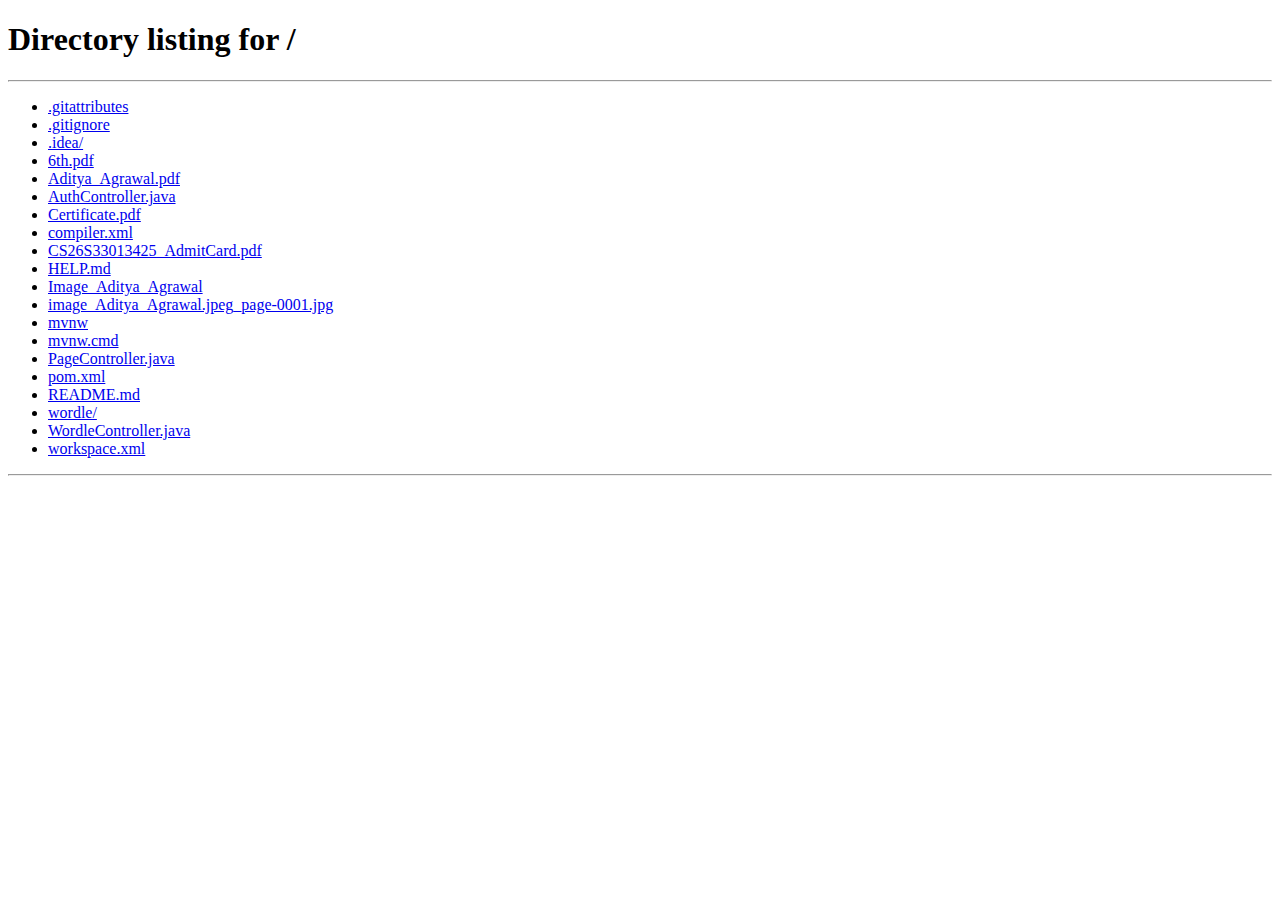
<file: wordle/src/main/resources/static/index.html>
<!DOCTYPE html>
<html>
<head>

    <title>Wordle</title>
    <meta name="viewport" content="width=device-width, initial-scale=1">
    <link rel="stylesheet" href="style.css">
    <style>
        /* Hint Banner */
.hint-banner {
    background: linear-gradient(135deg, #667eea 0%, #764ba2 100%);
    color: white;
    padding: 12px 20px;
    font-size: 14px;
    line-height: 1.5;
    text-align: center;
    box-shadow: 0 -3px 10px rgba(0,0,0,0.2);
    font-weight: 500;
    display: none;
    position: fixed;
    bottom: 0;
    left: 0;
    right: 0;
    z-index: 500;
}

.hint-banner.visible {
    display: block;
}

@media (max-width: 600px) {
    .hint-banner {
        padding: 10px 16px;
        font-size: 13px;
    }
}
        /* Reset default margin */
        body h1:not(.header-center h1) {
            display: none; /* Hide only the duplicate h1 outside header */
        }

        /* Header Styles */
        /* =========================
   RESPONSIVE HEADER FIX
========================= */

.game-header {
    display: flex;
    align-items: center;
    justify-content: space-between;
    padding: 10px 12px;
    border-bottom: 1px solid #d3d6da;
    background: white;
    position: sticky;
    top: 0;
    z-index: 1000;
    width: 100%;
}

.header-left,
.header-right {
    display: flex;
    align-items: center;
    gap: 6px;
}

.header-center {
    display: flex;
    align-items: center;
    justify-content: center;
    flex: 1;
}

.header-center h1 {
    display: none;
}

/* Logo sizing */
.wordle-logo {
    display: flex;
    gap: 3px;
}

.logo-tile {
    width: 30px;
    height: 30px;
    font-size: 14px;
}

/* Desktop */
@media (min-width: 600px) {

    .game-header {
        padding: 12px 20px;
    }

    .logo-tile {
        width: 40px;
        height: 40px;
        font-size: 20px;
    }

    .header-left,
    .header-right {
        gap: 8px;
    }
}
        /* Animated Wordle Logo */
        .wordle-logo {
            display: flex;
            gap: 4px;
        }

        .logo-tile {
            width: 40px;
            height: 40px;
            border: 2px solid #d3d6da;
            display: flex;
            align-items: center;
            justify-content: center;
            font-size: 20px;
            font-weight: bold;
            color: white;
            animation: flip 4s infinite ease-in-out;
            transform-style: preserve-3d;
            cursor: pointer;
        }

        /* Pause animation on hover */
        .wordle-logo:hover .logo-tile {
            animation-play-state: paused;
        }

        .logo-tile:nth-child(1) {
            animation-delay: 0s;
            background: #6aaa64;
        }

        .logo-tile:nth-child(2) {
            animation-delay: 0.5s;
            background: #c9b458;
        }

        .logo-tile:nth-child(3) {
            animation-delay: 1s;
            background: #6aaa64;
        }

        .logo-tile:nth-child(4) {
            animation-delay: 1.5s;
            background: #c9b458;
        }

        .logo-tile:nth-child(5) {
            animation-delay: 2s;
            background: #6aaa64;
        }

        .logo-tile:nth-child(6) {
            animation-delay: 2.5s;
            background: #787c7e;
        }

        @keyframes flip {
            0%, 100% {
                transform: rotateX(0deg);
            }
            50% {
                transform: rotateX(180deg);
            }
        }

        /* Lower the Change Mode button */
        #top-controls {
            margin-top: 20px;
        }

        .icon-btn {
            width: 40px;
            height: 40px;
            border: none;
            background: none;
            cursor: pointer;
            display: flex;
            align-items: center;
            justify-content: center;
            border-radius: 4px;
            transition: background 0.2s;
        }

        .icon-btn:hover {
            background: #f0f0f0;
        }

        .icon-btn svg {
            width: 24px;
            height: 24px;
        }

        .icon-btn.hint-btn {
            background: #f9f9f9;
            border: 1px solid #d3d6da;
        }

        .icon-btn.hint-btn:hover {
            background: #e8e8e8;
        }

        /* Menu Modal */
        .menu-modal {
            position: fixed;
            top: 0;
            left: 0;
            width: 100%;
            height: 100%;
            background: rgba(0, 0, 0, 0.5);
            display: none;
            z-index: 2000;
        }

        .menu-modal.active {
            display: block;
        }

        .menu-content {
            position: absolute;
            top: 0;
            left: 0;
            width: 280px;
            height: 100%;
            background: white;
            box-shadow: 2px 0 8px rgba(0, 0, 0, 0.1);
            animation: slideIn 0.3s ease;
        }

        @keyframes slideIn {
            from { transform: translateX(-100%); }
            to { transform: translateX(0); }
        }

        .menu-header {
            display: flex;
            justify-content: space-between;
            align-items: center;
            padding: 16px;
            border-bottom: 1px solid #e0e0e0;
        }

        .menu-header h2 {
            margin: 0;
            font-size: 20px;
        }

        .close-btn {
            background: none;
            border: none;
            font-size: 28px;
            cursor: pointer;
            color: #666;
            width: 32px;
            height: 32px;
            display: flex;
            align-items: center;
            justify-content: center;
        }

        .menu-items {
            padding: 8px 0;
        }

        .menu-item {
            display: flex;
            align-items: center;
            padding: 14px 20px;
            cursor: pointer;
            transition: background 0.2s;
            text-decoration: none;
            color: #121212;
        }

        .menu-item:hover {
            background: #f5f5f5;
        }

        .menu-item svg {
            width: 22px;
            height: 22px;
            margin-right: 14px;
        }

        .menu-divider {
            height: 1px;
            background: #e0e0e0;
            margin: 8px 0;
        }

        .user-info-menu {
            padding: 16px 20px;
            background: #f9f9f9;
            border-bottom: 1px solid #e0e0e0;
        }

        .user-info-menu strong {
            color: #6aaa64;
        }

        /* Help Modal */
        .help-modal {
            position: fixed;
            inset: 0;
            background: rgba(0, 0, 0, 0.5);
            display: none;
            align-items: center;
            justify-content: center;
            z-index: 3000;
        }

        .help-modal.active {
            display: flex;
        }

        .help-content {
            background: white;
            padding: 32px;
            border-radius: 8px;
            max-width: 500px;
            max-height: 80vh;
            overflow-y: auto;
            position: relative;
        }

        .help-content h2 {
            margin-top: 0;
        }
    </style>
</head>
<body>

<!-- Header -->
<header class="game-header">
    <div class="header-left">
        <button class="icon-btn" onclick="toggleMenu()" title="Menu">
            <svg viewBox="0 0 24 24" fill="currentColor">
                <path d="M3 18h18v-2H3v2zm0-5h18v-2H3v2zm0-7v2h18V6H3z"/>
            </svg>
        </button>
    </div>


    <div class="header-center">

    </div>

    <div class="header-right">
        <button class="icon-btn hint-btn" onclick="goToHints()" title="Get hints">
            <svg viewBox="0 0 24 24" fill="currentColor">
                <path d="M12 2C6.48 2 2 6.48 2 12s4.48 10 10 10 10-4.48 10-10S17.52 2 12 2zm1 15h-2v-6h2v6zm0-8h-2V7h2v2z"/>
            </svg>
        </button>

        <button class="icon-btn" onclick="showHelp()" title="How to play">
            <svg viewBox="0 0 24 24" fill="currentColor">
                <path d="M11 18h2v-2h-2v2zm1-16C6.48 2 2 6.48 2 12s4.48 10 10 10 10-4.48 10-10S17.52 2 12 2zm0 18c-4.41 0-8-3.59-8-8s3.59-8 8-8 8 3.59 8 8-3.59 8-8 8zm0-14c-2.21 0-4 1.79-4 4h2c0-1.1.9-2 2-2s2 .9 2 2c0 2-3 1.75-3 5h2c0-2.25 3-2.5 3-5 0-2.21-1.79-4-4-4z"/>
            </svg>
        </button>

        <button class="icon-btn" id="statsBtn" onclick="goToStats()" title="Statistics">
            <svg viewBox="0 0 24 24" fill="currentColor">
                <path d="M16,11V3H8v6H2v12h20V11H16z M10,5h4v14h-4V5z M4,11h4v8H4V11z M20,19h-4v-6h4V19z"/>
            </svg>
        </button>

        <button class="icon-btn" onclick="openSettings()" title="Settings">
            <svg viewBox="0 0 24 24" fill="currentColor">
                <path d="M19.14,12.94c0.04-0.3,0.06-0.61,0.06-0.94c0-0.32-0.02-0.64-0.07-0.94l2.03-1.58c0.18-0.14,0.23-0.41,0.12-0.61 l-1.92-3.32c-0.12-0.22-0.37-0.29-0.59-0.22l-2.39,0.96c-0.5-0.38-1.03-0.7-1.62-0.94L14.4,2.81c-0.04-0.24-0.24-0.41-0.48-0.41 h-3.84c-0.24,0-0.43,0.17-0.47,0.41L9.25,5.35C8.66,5.59,8.12,5.92,7.63,6.29L5.24,5.33c-0.22-0.08-0.47,0-0.59,0.22L2.74,8.87 C2.62,9.08,2.66,9.34,2.86,9.48l2.03,1.58C4.84,11.36,4.8,11.69,4.8,12s0.02,0.64,0.07,0.94l-2.03,1.58 c-0.18,0.14-0.23,0.41-0.12,0.61l1.92,3.32c0.12,0.22,0.37,0.29,0.59,0.22l2.39-0.96c0.5,0.38,1.03,0.7,1.62,0.94l0.36,2.54 c0.05,0.24,0.24,0.41,0.48,0.41h3.84c0.24,0,0.44-0.17,0.47-0.41l0.36-2.54c0.59-0.24,1.13-0.56,1.62-0.94l2.39,0.96 c0.22,0.08,0.47,0,0.59-0.22l1.92-3.32c0.12-0.22,0.07-0.47-0.12-0.61L19.14,12.94z M12,15.6c-1.98,0-3.6-1.62-3.6-3.6 s1.62-3.6,3.6-3.6s3.6,1.62,3.6,3.6S13.98,15.6,12,15.6z"/>
            </svg>
        </button>
    </div>
</header>

<!-- Menu Modal -->
<div class="menu-modal" id="menuModal" onclick="closeMenuOnBackdrop(event)">
    <div class="menu-content">
        <div class="menu-header">
            <h2>Menu</h2>
            <button class="close-btn" onclick="toggleMenu()">&times;</button>
        </div>

        <!-- User Info (if logged in) -->
        <div id="userInfoMenu" class="user-info-menu" style="display: none;">
            Logged in as <strong id="menuUsername"></strong>
        </div>

        <div class="menu-items">
            <!-- Login/Register (shown when NOT logged in) -->
            <a href="/login" class="menu-item" id="menuLogin">
                <svg viewBox="0 0 24 24" fill="currentColor">
                    <path d="M11 7L9.6 8.4l2.6 2.6H2v2h10.2l-2.6 2.6L11 17l5-5-5-5zm9 12h-8v2h8c1.1 0 2-.9 2-2V5c0-1.1-.9-2-2-2h-8v2h8v14z"/>
                </svg>
                Login / Register
            </a>

            <!-- Stats (shown when logged in) -->
            <a href="/statistics" class="menu-item" id="menuStats" style="display: none;">
                <svg viewBox="0 0 24 24" fill="currentColor">
                    <path d="M16,11V3H8v6H2v12h20V11H16z M10,5h4v14h-4V5z M4,11h4v8H4V11z M20,19h-4v-6h4V19z"/>
                </svg>
                View Statistics
            </a>

            <div class="menu-divider"></div>

            <a href="/help" class="menu-item">
                <svg viewBox="0 0 24 24" fill="currentColor">
                    <path d="M11 18h2v-2h-2v2zm1-16C6.48 2 2 6.48 2 12s4.48 10 10 10 10-4.48 10-10S17.52 2 12 2zm0 18c-4.41 0-8-3.59-8-8s3.59-8 8-8 8 3.59 8 8-3.59 8-8 8zm0-14c-2.21 0-4 1.79-4 4h2c0-1.1.9-2 2-2s2 .9 2 2c0 2-3 1.75-3 5h2c0-2.25 3-2.5 3-5 0-2.21-1.79-4-4-4z"/>
                </svg>
                How to Play
            </a>

            <a href="/leaderboard" class="menu-item">
                <svg viewBox="0 0 24 24" fill="currentColor">
                    <path d="M16 11V3H8v6H2v12h20V11h-6zm-6-6h4v14h-4V5zM4 11h4v8H4v-8zm16 8h-4v-6h4v6z"/>
                </svg>
                Leaderboard
            </a>

            <div class="menu-divider"></div>

            <!-- Logout (shown when logged in) -->
            <a href="#" class="menu-item" id="menuLogout" style="display: none;" onclick="logout(event)">
                <svg viewBox="0 0 24 24" fill="currentColor">
                    <path d="M17 7l-1.41 1.41L18.17 11H8v2h10.17l-2.58 2.58L17 17l5-5-5-5zM4 5h8V3H4c-1.1 0-2 .9-2 2v14c0 1.1.9 2 2 2h8v-2H4V5z"/>
                </svg>
                Logout
            </a>
        </div>
    </div>
</div>

<!-- Help Modal -->
<div class="help-modal" id="helpModal" onclick="closeHelpOnBackdrop(event)">
    <div class="help-content">
        <button class="close-btn" onclick="closeHelp()" style="position: absolute; top: 8px; right: 8px;">&times;</button>
        <h2>How To Play</h2>
        <p>Guess the Wordle in 6 tries.</p>
        <p>Each guess must be a valid 5-letter word. Hit the enter button to submit.</p>
        <p>After each guess, the color of the tiles will change to show how close your guess was to the word.</p>
        <div style="margin: 20px 0;">
            <p><strong>Examples</strong></p>
            <p style="margin-top: 10px;">
                <span style="display: inline-block; width: 40px; height: 40px; background: #6aaa64; color: white; text-align: center; line-height: 40px; font-weight: bold; margin-right: 4px;">W</span>
                <span>The letter W is in the word and in the correct spot.</span>
            </p>
            <p style="margin-top: 10px;">
                <span style="display: inline-block; width: 40px; height: 40px; background: #c9b458; color: white; text-align: center; line-height: 40px; font-weight: bold; margin-right: 4px;">I</span>
                <span>The letter I is in the word but in the wrong spot.</span>
            </p>
            <p style="margin-top: 10px;">
                <span style="display: inline-block; width: 40px; height: 40px; background: #787c7e; color: white; text-align: center; line-height: 40px; font-weight: bold; margin-right: 4px;">U</span>
                <span>The letter U is not in the word in any spot.</span>
            </p>
        </div>
        <button onclick="closeHelp()" style="padding: 12px 24px; background: #6aaa64; color: white; border: none; border-radius: 4px; cursor: pointer; font-weight: bold;">Got it!</button>
    </div>
</div>

<h1>Wordle</h1>

<!-- TOP CONTROLS -->
<div id="top-controls">
    <button id="change-mode" onclick="openModeModal()">Change Mode</button>
    <div id="timer"></div>
</div>

<!-- MODE SELECTION MODAL -->
<div id="mode-modal">
    <div id="mode-box">
        <h2>Select Game Mode</h2>
        <button onclick="startGame('normal')">Normal</button>
        <button onclick="startGame('time')">60s Time Mode</button>
        <button onclick="startGame('sudden')">Sudden Death</button>
    </div>
</div>

<!-- WIN MODAL -->
<div id="win-modal" style="display:none;">
    <div id="win-box">
        <h2>🎉 Congratulations!</h2>
        <p id="win-text"></p>

        <p class="cta">
            To track your stats and compete with other players,<br>
            <strong>Login / Register yourself</strong>
        </p>

        <div class="win-actions">
            <button onclick="redirectToAuth()">Login / Register</button>
            <button class="secondary" onclick="closeWinModal()">Close</button>
        </div>
    </div>
</div>

<div id="board"></div>
<div id="keyboard"></div>
<div id="toast"></div>
<!-- Hint Banner -->
<div id="hintBanner" class="hint-banner">
    💡 Loading hint...
</div>
<script src="script.js" defer></script>
<script>
    <!-- Hint Banner -->
<div id="hintBanner" class="hint-banner">
    💡 Loading hint...
</div>

<script src="script.js" defer></script>
<script>
    // Load hint when game starts
    async function loadHintForMode(mode) {
        try {
            const response = await fetch(`/api/hint?mode=${mode}`);
            const data = await response.json();
            const banner = document.getElementById('hintBanner');
            if (banner) {
                banner.textContent = data.hint;
                banner.classList.add('visible');
            }
        } catch (error) {
            console.error('Error loading hint:', error);
            const banner = document.getElementById('hintBanner');
            if (banner) {
                banner.textContent = '💡 Guess the 5-letter word!';
                banner.classList.add('visible');
            }
        }
    }

    // Wait for script.js to load, then wrap startGame
    window.addEventListener('DOMContentLoaded', function() {
        // Wait a bit for script.js defer to execute
        setTimeout(function() {
            // Store the original startGame function from script.js
            const originalStartGame = window.startGame;

            // Replace it with our wrapper
            window.startGame = function(mode) {
                // Load the hint first
                loadHintForMode(mode);

                // Then call the original startGame
                if (originalStartGame) {
                    originalStartGame(mode);
                }
            };
        }, 100);
    });

    // Menu functions
    function toggleMenu() {
        const modal = document.getElementById('menuModal');
        modal.classList.toggle('active');
        updateMenuItems();
    }

    function updateMenuItems() {
        const user = localStorage.getItem('user');
        if (user) {
            document.getElementById('userInfoMenu').style.display = 'block';
            document.getElementById('menuUsername').textContent = user;
            document.getElementById('menuLogin').style.display = 'none';
            document.getElementById('menuStats').style.display = 'flex';
            document.getElementById('menuLogout').style.display = 'flex';
        } else {
            document.getElementById('userInfoMenu').style.display = 'none';
            document.getElementById('menuLogin').style.display = 'flex';
            document.getElementById('menuStats').style.display = 'none';
            document.getElementById('menuLogout').style.display = 'none';
        }
    }

    function closeMenuOnBackdrop(event) {
        if (event.target.id === 'menuModal') {
            toggleMenu();
        }
    }

    function showHelp() {
        document.getElementById('helpModal').classList.add('active');
    }

    function closeHelp() {
        document.getElementById('helpModal').classList.remove('active');
    }

    function closeHelpOnBackdrop(event) {
        if (event.target.id === 'helpModal') {
            closeHelp();
        }
    }

    function goToStats() {
        const user = localStorage.getItem('user');
        if (user) {
            window.location.href = '/statistics';
        } else {
            alert('Please login to view statistics!');
            window.location.href = '/login';
        }
    }

    function openSettings() {
        alert('Settings coming soon!');
    }

    function logout(event) {
        event.preventDefault();
        if (confirm('Are you sure you want to logout?')) {
            localStorage.removeItem('user');
            window.location.replace('/');
        }
    }

    function goToHints() {
        if (typeof saveGameState === 'function') {
            saveGameState();
        }
        window.location.href = '/hints';
    }

    document.addEventListener('DOMContentLoaded', function() {
        updateMenuItems();
    });
</script>
</script>

</body>
</html>
</file>
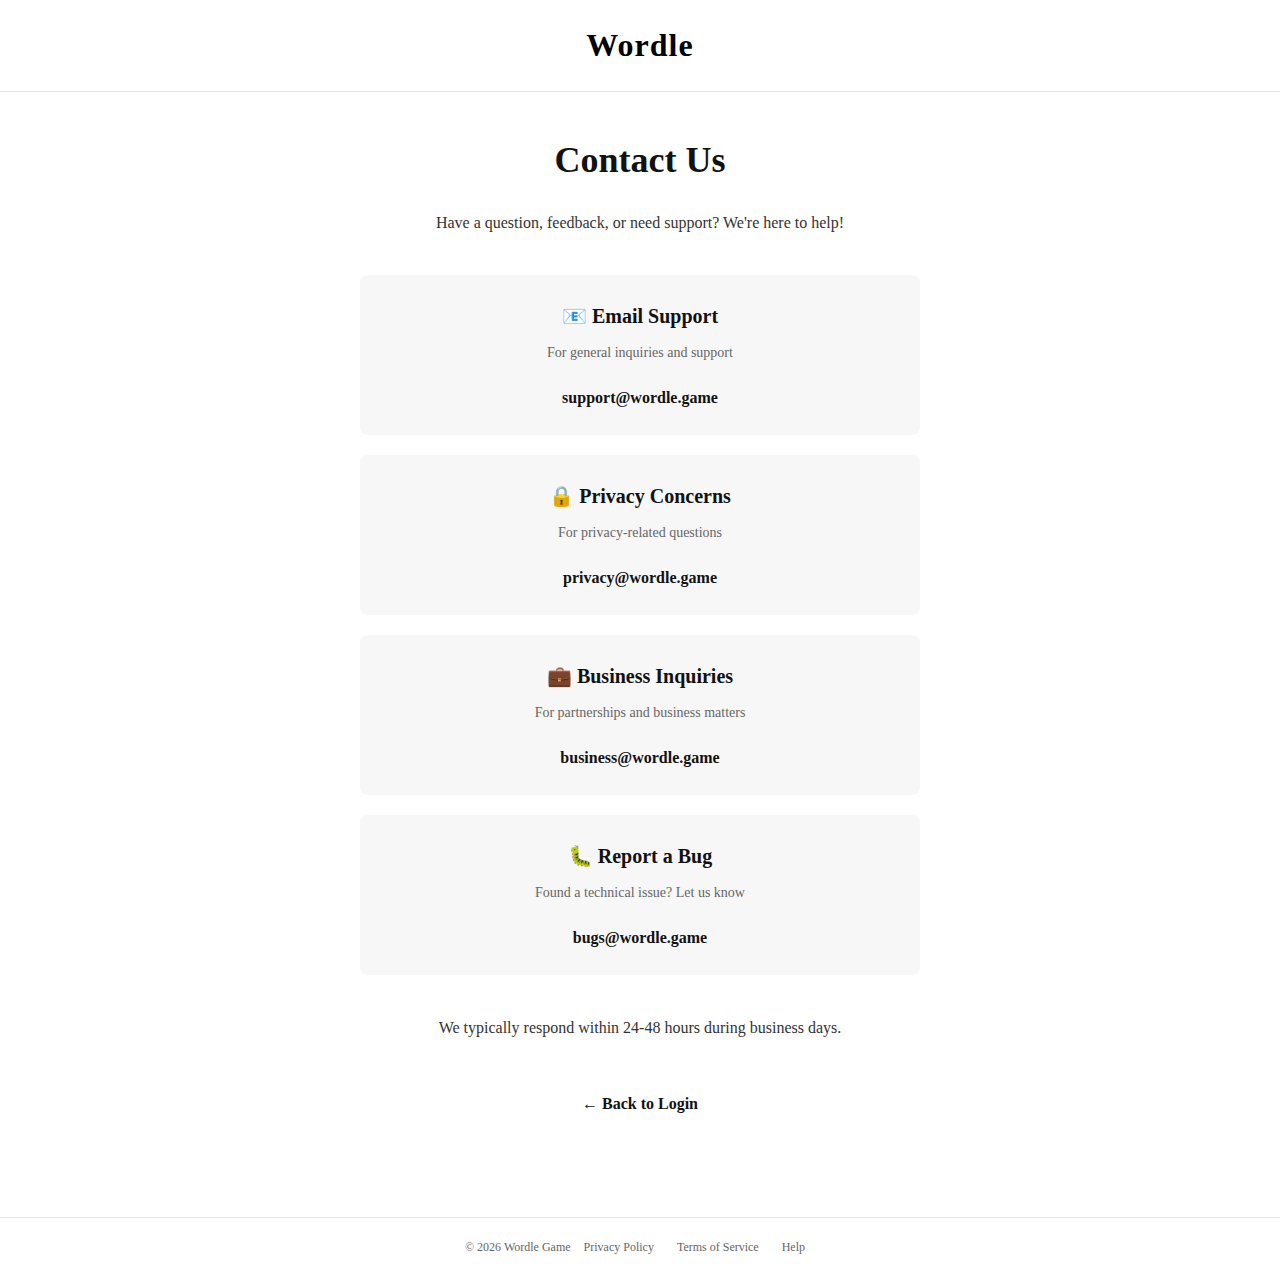
<file: wordle/src/main/resources/static/contact.html>
<!DOCTYPE html>
<html lang="en">
<head>
    <meta charset="UTF-8">
    <meta name="viewport" content="width=device-width, initial-scale=1.0">
    <title>Contact Us | Wordle</title>
    <style>
        * {
            margin: 0;
            padding: 0;
            box-sizing: border-box;
        }

        body {
            font-family: 'Georgia', serif;
            background: #fff;
            line-height: 1.6;
        }

        .header {
            text-align: center;
            padding: 20px 0;
            border-bottom: 1px solid #e5e5e5;
        }

        .logo {
            font-family: 'Old English Text MT', 'Times New Roman', serif;
            font-size: 32px;
            font-weight: bold;
            letter-spacing: 1px;
            color: #000;
            text-decoration: none;
        }

        .container {
            max-width: 600px;
            margin: 0 auto;
            padding: 40px 20px;
        }

        h1 {
            font-size: 36px;
            margin-bottom: 20px;
            color: #121212;
            text-align: center;
        }

        p {
            margin-bottom: 20px;
            color: #333;
            text-align: center;
        }

        .contact-options {
            margin-top: 40px;
        }

        .contact-card {
            background: #f7f7f7;
            padding: 25px;
            border-radius: 8px;
            margin-bottom: 20px;
            text-align: center;
        }

        .contact-card h2 {
            font-size: 20px;
            margin-bottom: 10px;
            color: #121212;
        }

        .contact-card p {
            color: #666;
            font-size: 14px;
        }

        .contact-card a {
            color: #121212;
            font-weight: 600;
            text-decoration: none;
        }

        .contact-card a:hover {
            text-decoration: underline;
        }

        .back-link {
            display: inline-block;
            margin-top: 30px;
            color: #121212;
            text-decoration: none;
            font-weight: 600;
        }

        .back-link:hover {
            text-decoration: underline;
        }

        .footer {
            text-align: center;
            padding: 20px;
            font-size: 12px;
            color: #666;
            border-top: 1px solid #e5e5e5;
            margin-top: 60px;
        }

        .footer a {
            color: #666;
            margin: 0 10px;
            text-decoration: none;
        }

        .footer a:hover {
            text-decoration: underline;
        }
    </style>
</head>
<body>

<div class="header">
    <a href="/" class="logo">Wordle</a>
</div>

<div class="container">
    <h1>Contact Us</h1>
    <p>Have a question, feedback, or need support? We're here to help!</p>

    <div class="contact-options">
        <div class="contact-card">
            <h2>📧 Email Support</h2>
            <p>For general inquiries and support</p>
            <a href="mailto:support@wordle.game">support@wordle.game</a>
        </div>

        <div class="contact-card">
            <h2>🔒 Privacy Concerns</h2>
            <p>For privacy-related questions</p>
            <a href="mailto:privacy@wordle.game">privacy@wordle.game</a>
        </div>

        <div class="contact-card">
            <h2>💼 Business Inquiries</h2>
            <p>For partnerships and business matters</p>
            <a href="mailto:business@wordle.game">business@wordle.game</a>
        </div>

        <div class="contact-card">
            <h2>🐛 Report a Bug</h2>
            <p>Found a technical issue? Let us know</p>
            <a href="mailto:bugs@wordle.game">bugs@wordle.game</a>
        </div>
    </div>

    <p style="margin-top: 40px;">We typically respond within 24-48 hours during business days.</p>

    <div style="text-align: center;">
        <a href="#" class="back-link" id="backLink">← Back</a>
    </div>
</div>

<div class="footer">
    © 2026 Wordle Game
    <a href="/privacy-policy">Privacy Policy</a>
    <a href="/terms-of-service">Terms of Service</a>
    <a href="/help">Help</a>
</div>

<script>
    // Set back link based on login status
    const user = localStorage.getItem('user');
    const backLink = document.getElementById('backLink');

    if (user) {
        backLink.href = '/game';
        backLink.textContent = '← Back to Game';
    } else {
        backLink.href = '/login';
        backLink.textContent = '← Back to Login';
    }
</script>

</body>
</html>
</file>
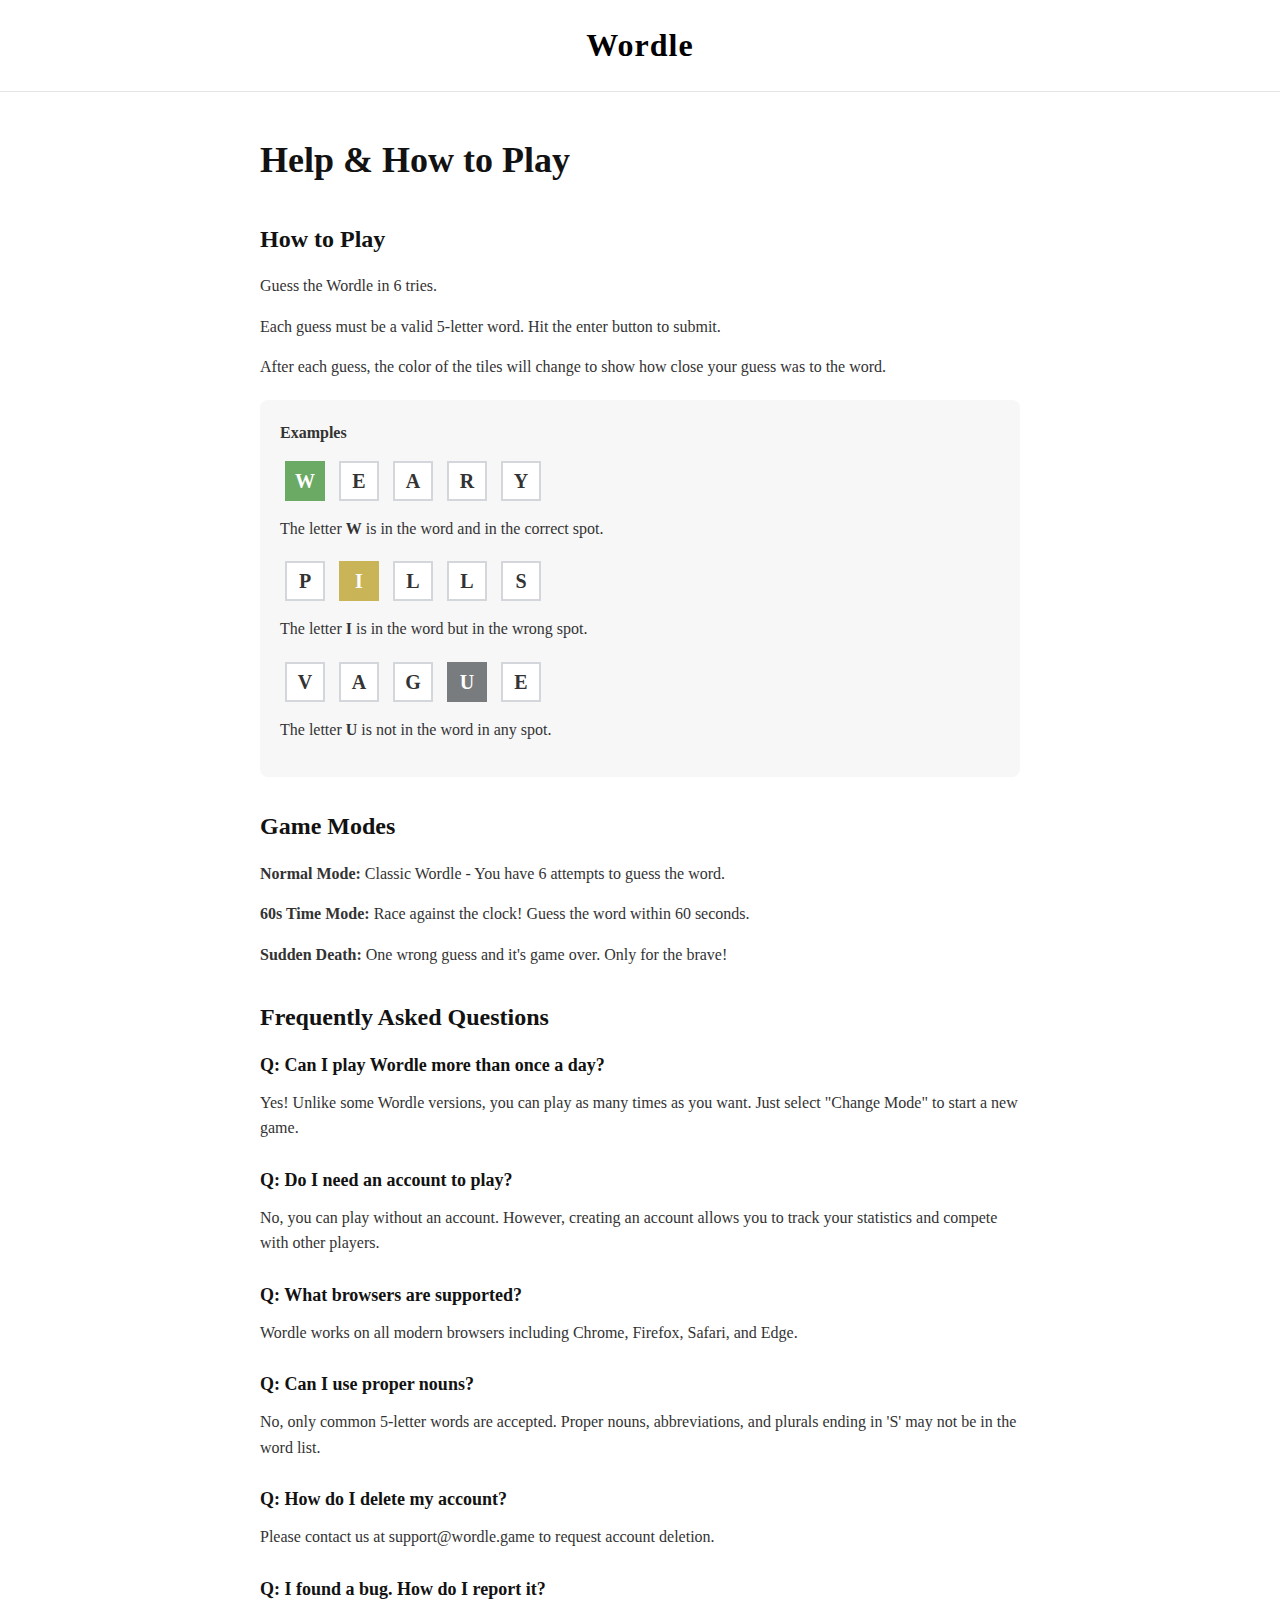
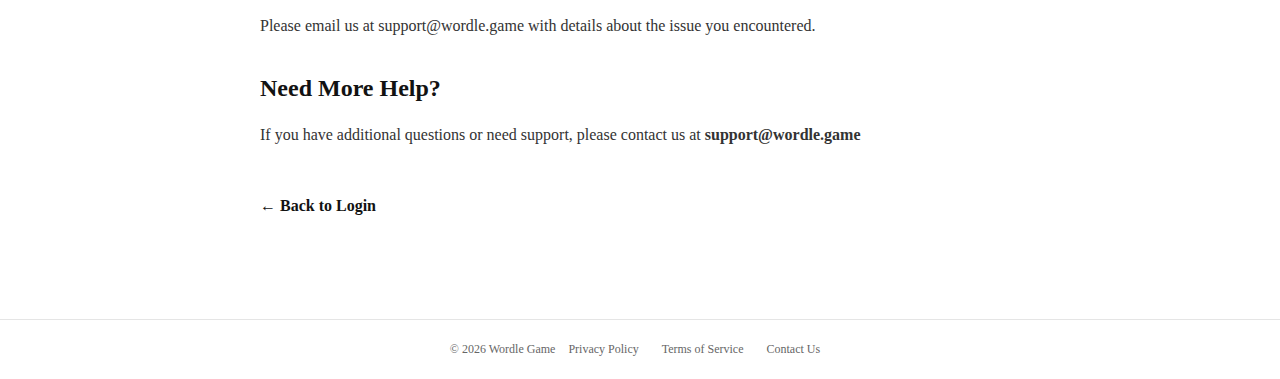
<file: wordle/src/main/resources/static/help.html>
<!DOCTYPE html>
<html lang="en">
<head>
    <meta charset="UTF-8">
    <meta name="viewport" content="width=device-width, initial-scale=1.0">
    <title>Help | Wordle</title>
    <style>
        * {
            margin: 0;
            padding: 0;
            box-sizing: border-box;
        }

        body {
            font-family: 'Georgia', serif;
            background: #fff;
            line-height: 1.6;
        }

        .header {
            text-align: center;
            padding: 20px 0;
            border-bottom: 1px solid #e5e5e5;
        }

        .logo {
            font-family: 'Old English Text MT', 'Times New Roman', serif;
            font-size: 32px;
            font-weight: bold;
            letter-spacing: 1px;
            color: #000;
            text-decoration: none;
        }

        .container {
            max-width: 800px;
            margin: 0 auto;
            padding: 40px 20px;
        }

        h1 {
            font-size: 36px;
            margin-bottom: 30px;
            color: #121212;
        }

        h2 {
            font-size: 24px;
            margin-top: 30px;
            margin-bottom: 15px;
            color: #121212;
        }

        p {
            margin-bottom: 15px;
            color: #333;
        }

        .example {
            background: #f7f7f7;
            padding: 20px;
            border-radius: 8px;
            margin: 20px 0;
        }

        .tile-example {
            display: inline-block;
            width: 40px;
            height: 40px;
            margin: 0 5px;
            border: 2px solid #d3d6da;
            font-size: 20px;
            font-weight: bold;
            display: inline-flex;
            align-items: center;
            justify-content: center;
            background: white;
        }

        .green { background: #6aaa64; color: white; border-color: #6aaa64; }
        .yellow { background: #c9b458; color: white; border-color: #c9b458; }
        .gray { background: #787c7e; color: white; border-color: #787c7e; }

        .faq {
            margin-top: 30px;
        }

        .faq-item {
            margin-bottom: 25px;
        }

        .faq-question {
            font-weight: bold;
            font-size: 18px;
            color: #121212;
            margin-bottom: 10px;
        }

        .back-link {
            display: inline-block;
            margin-top: 30px;
            color: #121212;
            text-decoration: none;
            font-weight: 600;
        }

        .back-link:hover {
            text-decoration: underline;
        }

        .footer {
            text-align: center;
            padding: 20px;
            font-size: 12px;
            color: #666;
            border-top: 1px solid #e5e5e5;
            margin-top: 60px;
        }

        .footer a {
            color: #666;
            margin: 0 10px;
            text-decoration: none;
        }

        .footer a:hover {
            text-decoration: underline;
        }
    </style>
</head>
<body>

<div class="header">
    <a href="/" class="logo">Wordle</a>
</div>

<div class="container">
    <h1>Help & How to Play</h1>

    <h2>How to Play</h2>
    <p>Guess the Wordle in 6 tries.</p>
    <p>Each guess must be a valid 5-letter word. Hit the enter button to submit.</p>
    <p>After each guess, the color of the tiles will change to show how close your guess was to the word.</p>

    <div class="example">
        <p><strong>Examples</strong></p>
        <p style="margin-top: 15px;">
            <span class="tile-example green">W</span>
            <span class="tile-example">E</span>
            <span class="tile-example">A</span>
            <span class="tile-example">R</span>
            <span class="tile-example">Y</span>
        </p>
        <p>The letter <strong>W</strong> is in the word and in the correct spot.</p>

        <p style="margin-top: 20px;">
            <span class="tile-example">P</span>
            <span class="tile-example yellow">I</span>
            <span class="tile-example">L</span>
            <span class="tile-example">L</span>
            <span class="tile-example">S</span>
        </p>
        <p>The letter <strong>I</strong> is in the word but in the wrong spot.</p>

        <p style="margin-top: 20px;">
            <span class="tile-example">V</span>
            <span class="tile-example">A</span>
            <span class="tile-example">G</span>
            <span class="tile-example gray">U</span>
            <span class="tile-example">E</span>
        </p>
        <p>The letter <strong>U</strong> is not in the word in any spot.</p>
    </div>

    <h2>Game Modes</h2>
    <p><strong>Normal Mode:</strong> Classic Wordle - You have 6 attempts to guess the word.</p>
    <p><strong>60s Time Mode:</strong> Race against the clock! Guess the word within 60 seconds.</p>
    <p><strong>Sudden Death:</strong> One wrong guess and it's game over. Only for the brave!</p>

    <div class="faq">
        <h2>Frequently Asked Questions</h2>

        <div class="faq-item">
            <div class="faq-question">Q: Can I play Wordle more than once a day?</div>
            <p>Yes! Unlike some Wordle versions, you can play as many times as you want. Just select "Change Mode" to start a new game.</p>
        </div>

        <div class="faq-item">
            <div class="faq-question">Q: Do I need an account to play?</div>
            <p>No, you can play without an account. However, creating an account allows you to track your statistics and compete with other players.</p>
        </div>

        <div class="faq-item">
            <div class="faq-question">Q: What browsers are supported?</div>
            <p>Wordle works on all modern browsers including Chrome, Firefox, Safari, and Edge.</p>
        </div>

        <div class="faq-item">
            <div class="faq-question">Q: Can I use proper nouns?</div>
            <p>No, only common 5-letter words are accepted. Proper nouns, abbreviations, and plurals ending in 'S' may not be in the word list.</p>
        </div>

        <div class="faq-item">
            <div class="faq-question">Q: How do I delete my account?</div>
            <p>Please contact us at support@wordle.game to request account deletion.</p>
        </div>

        <div class="faq-item">
            <div class="faq-question">Q: I found a bug. How do I report it?</div>
            <p>Please email us at support@wordle.game with details about the issue you encountered.</p>
        </div>
    </div>

    <h2>Need More Help?</h2>
    <p>If you have additional questions or need support, please contact us at <strong>support@wordle.game</strong></p>

    <a href="#" class="back-link" id="backLink">← Back</a>
</div>

<div class="footer">
    © 2026 Wordle Game
    <a href="/privacy-policy">Privacy Policy</a>
    <a href="/terms-of-service">Terms of Service</a>
    <a href="/contact">Contact Us</a>
</div>

<script>
    // Set back link based on login status
    const user = localStorage.getItem('user');
    const backLink = document.getElementById('backLink');

    if (user) {
        backLink.href = '/game';
        backLink.textContent = '← Back to Game';
    } else {
        backLink.href = '/login';
        backLink.textContent = '← Back to Login';
    }
</script>

</body>
</html>
</file>
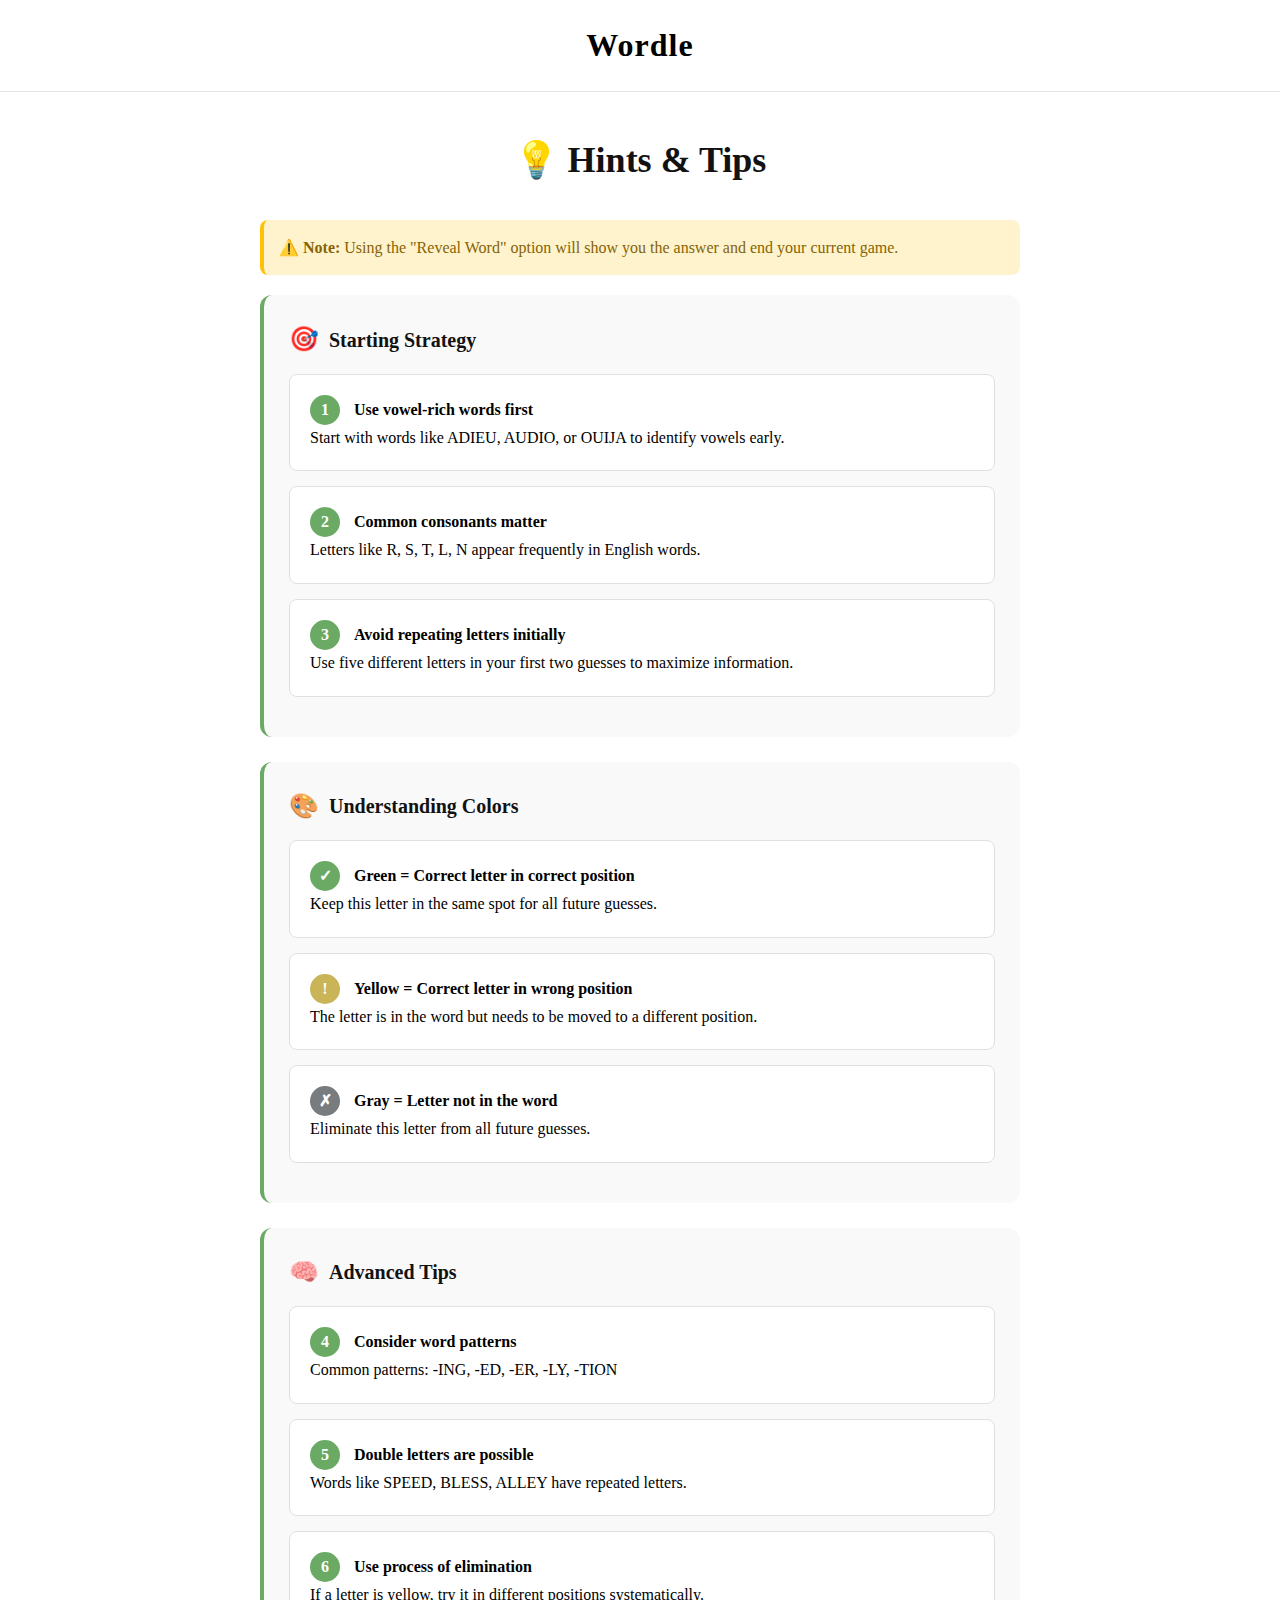
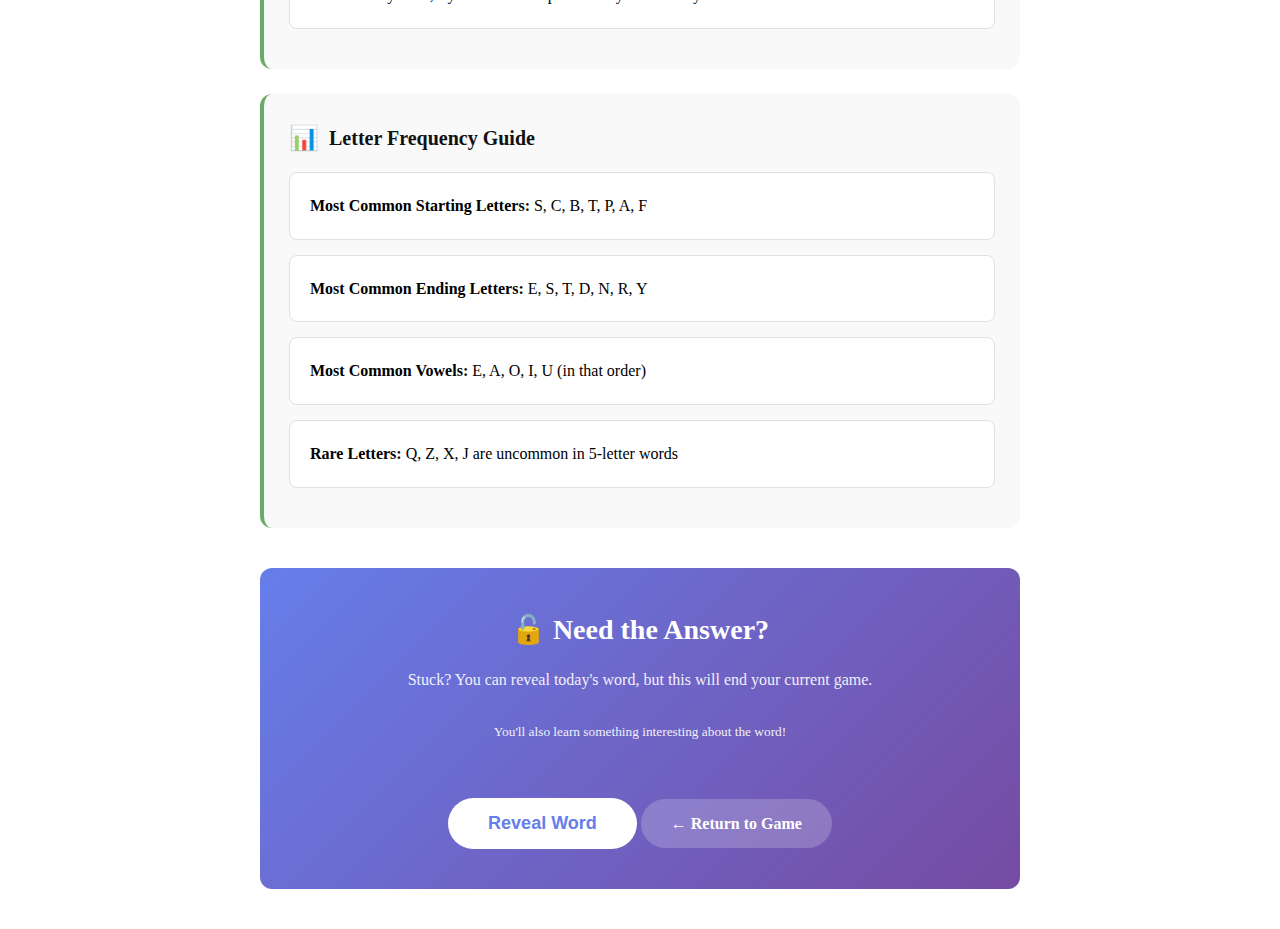
<file: wordle/src/main/resources/static/hints.html>
<!DOCTYPE html>
<html lang="en">
<head>
    <meta charset="UTF-8">
    <meta name="viewport" content="width=device-width, initial-scale=1.0">
    <title>Hints & Tips | Wordle</title>
    <style>
        * {
            margin: 0;
            padding: 0;
            box-sizing: border-box;
        }

        body {
            font-family: 'Georgia', serif;
            background: #fff;
            line-height: 1.6;
        }

        .header {
            text-align: center;
            padding: 20px 0;
            border-bottom: 1px solid #e5e5e5;
        }

        .logo {
            font-family: 'Old English Text MT', 'Times New Roman', serif;
            font-size: 32px;
            font-weight: bold;
            letter-spacing: 1px;
            color: #000;
            text-decoration: none;
        }

        .container {
            max-width: 800px;
            margin: 0 auto;
            padding: 40px 20px;
        }

        h1 {
            font-size: 36px;
            margin-bottom: 30px;
            color: #121212;
            text-align: center;
        }

        .hint-section {
            background: #f9f9f9;
            padding: 25px;
            border-radius: 12px;
            margin-bottom: 25px;
            border-left: 4px solid #6aaa64;
        }

        .hint-section h2 {
            font-size: 20px;
            margin-bottom: 15px;
            color: #121212;
            display: flex;
            align-items: center;
            gap: 10px;
        }

        .hint-icon {
            font-size: 24px;
        }

        .hint-list {
            list-style: none;
            padding-left: 0;
        }

        .hint-list li {
            padding: 10px 0;
            border-bottom: 1px solid #e0e0e0;
            color: #333;
        }

        .hint-list li:last-child {
            border-bottom: none;
        }

        .reveal-section {
            background: linear-gradient(135deg, #667eea 0%, #764ba2 100%);
            padding: 40px;
            border-radius: 12px;
            text-align: center;
            color: white;
            margin-top: 40px;
        }

        .reveal-section h2 {
            font-size: 28px;
            margin-bottom: 15px;
        }

        .reveal-section p {
            margin-bottom: 25px;
            opacity: 0.9;
        }

        .reveal-btn {
            background: white;
            color: #667eea;
            padding: 15px 40px;
            border: none;
            border-radius: 50px;
            font-size: 18px;
            font-weight: bold;
            cursor: pointer;
            transition: transform 0.2s;
        }

        .reveal-btn:hover {
            transform: scale(1.05);
        }

        .revealed-word {
            display: none;
            margin-top: 30px;
            padding: 30px;
            background: white;
            color: #121212;
            border-radius: 12px;
        }

        .revealed-word.show {
            display: block;
        }

        .word-display {
            font-size: 48px;
            font-weight: bold;
            letter-spacing: 8px;
            color: #6aaa64;
            margin-bottom: 20px;
        }

        .word-info h3 {
            font-size: 20px;
            margin-bottom: 10px;
            color: #667eea;
        }

        .word-info p {
            color: #333;
            margin-bottom: 15px;
            text-align: left;
        }

        .back-link {
            display: inline-block;
            margin-top: 30px;
            color: white;
            text-decoration: none;
            font-weight: 600;
            padding: 12px 30px;
            background: rgba(255, 255, 255, 0.2);
            border-radius: 50px;
        }

        .back-link:hover {
            background: rgba(255, 255, 255, 0.3);
        }

        .warning {
            background: #fff3cd;
            color: #856404;
            padding: 15px;
            border-radius: 8px;
            margin-bottom: 20px;
            border-left: 4px solid #ffc107;
        }

        .tip-card {
            background: white;
            padding: 20px;
            border-radius: 8px;
            margin-bottom: 15px;
            border: 1px solid #e0e0e0;
            transition: box-shadow 0.3s;
        }

        .tip-card:hover {
            box-shadow: 0 4px 12px rgba(0, 0, 0, 0.1);
        }

        .tip-number {
            display: inline-block;
            width: 30px;
            height: 30px;
            background: #6aaa64;
            color: white;
            border-radius: 50%;
            text-align: center;
            line-height: 30px;
            font-weight: bold;
            margin-right: 10px;
        }
    </style>
</head>
<body>

<div class="header">
    <a href="/game" class="logo">Wordle</a>
</div>

<div class="container">
    <h1>💡 Hints & Tips</h1>

    <div class="warning">
        <strong>⚠️ Note:</strong> Using the "Reveal Word" option will show you the answer and end your current game.
    </div>

    <!-- Strategy Hints -->
    <div class="hint-section">
        <h2><span class="hint-icon">🎯</span> Starting Strategy</h2>
        <div class="hint-list">
            <div class="tip-card">
                <span class="tip-number">1</span>
                <strong>Use vowel-rich words first</strong><br>
                Start with words like ADIEU, AUDIO, or OUIJA to identify vowels early.
            </div>
            <div class="tip-card">
                <span class="tip-number">2</span>
                <strong>Common consonants matter</strong><br>
                Letters like R, S, T, L, N appear frequently in English words.
            </div>
            <div class="tip-card">
                <span class="tip-number">3</span>
                <strong>Avoid repeating letters initially</strong><br>
                Use five different letters in your first two guesses to maximize information.
            </div>
        </div>
    </div>

    <!-- Color Clues -->
    <div class="hint-section">
        <h2><span class="hint-icon">🎨</span> Understanding Colors</h2>
        <div class="hint-list">
            <div class="tip-card">
                <span style="background: #6aaa64;" class="tip-number">✓</span>
                <strong>Green = Correct letter in correct position</strong><br>
                Keep this letter in the same spot for all future guesses.
            </div>
            <div class="tip-card">
                <span style="background: #c9b458;" class="tip-number">!</span>
                <strong>Yellow = Correct letter in wrong position</strong><br>
                The letter is in the word but needs to be moved to a different position.
            </div>
            <div class="tip-card">
                <span style="background: #787c7e;" class="tip-number">✗</span>
                <strong>Gray = Letter not in the word</strong><br>
                Eliminate this letter from all future guesses.
            </div>
        </div>
    </div>

    <!-- Advanced Tips -->
    <div class="hint-section">
        <h2><span class="hint-icon">🧠</span> Advanced Tips</h2>
        <div class="hint-list">
            <div class="tip-card">
                <span class="tip-number">4</span>
                <strong>Consider word patterns</strong><br>
                Common patterns: -ING, -ED, -ER, -LY, -TION
            </div>
            <div class="tip-card">
                <span class="tip-number">5</span>
                <strong>Double letters are possible</strong><br>
                Words like SPEED, BLESS, ALLEY have repeated letters.
            </div>
            <div class="tip-card">
                <span class="tip-number">6</span>
                <strong>Use process of elimination</strong><br>
                If a letter is yellow, try it in different positions systematically.
            </div>
        </div>
    </div>

    <!-- Letter Frequency -->
    <div class="hint-section">
        <h2><span class="hint-icon">📊</span> Letter Frequency Guide</h2>
        <div class="hint-list">
            <div class="tip-card">
                <strong>Most Common Starting Letters:</strong> S, C, B, T, P, A, F
            </div>
            <div class="tip-card">
                <strong>Most Common Ending Letters:</strong> E, S, T, D, N, R, Y
            </div>
            <div class="tip-card">
                <strong>Most Common Vowels:</strong> E, A, O, I, U (in that order)
            </div>
            <div class="tip-card">
                <strong>Rare Letters:</strong> Q, Z, X, J are uncommon in 5-letter words
            </div>
        </div>
    </div>

    <!-- Reveal Word Section -->
    <div class="reveal-section">
        <h2>🔓 Need the Answer?</h2>
        <p>Stuck? You can reveal today's word, but this will end your current game.</p>
        <p><small>You'll also learn something interesting about the word!</small></p>

        <button class="reveal-btn" onclick="revealWord()">Reveal Word</button>

        <div class="revealed-word" id="revealedWord">
            <div class="word-display" id="wordDisplay">LOADING...</div>
            <div class="word-info">
                <h3>📚 Definition</h3>
                <p id="wordDefinition">Fetching definition...</p>

                <h3>💭 Did You Know?</h3>
                <p id="wordTrivia">Loading trivia...</p>

                <h3>📝 Example Usage</h3>
                <p id="wordExample">Loading example...</p>
            </div>
        </div>

        <a href="/game" class="back-link">← Return to Game</a>
    </div>
</div>

<script>
    async function revealWord() {
        const btn = document.querySelector('.reveal-btn');
        btn.disabled = true;
        btn.textContent = 'Revealing...';

        // Priority: active game mode > last played mode > fallback to normal
        const mode = localStorage.getItem('currentGameMode')
                  || localStorage.getItem('lastPlayedMode')
                  || 'normal';

        console.log('Revealing word for mode:', mode);

        try {
            const response = await fetch(`/api/reveal-word?mode=${mode}`, {
                method: 'GET'
            });

            if (response.ok) {
                const data = await response.json();
                const word = data.word || 'WORDLE';

                document.getElementById('wordDisplay').textContent = word;
                document.getElementById('wordDefinition').textContent =
                    data.definition || 'A word used in the popular word-guessing game.';
                document.getElementById('wordTrivia').textContent =
                    data.trivia || 'This word was carefully selected for today\'s puzzle!';
                document.getElementById('wordExample').textContent =
                    data.example || `"Can you use ${word} in a sentence?"`;

                document.getElementById('revealedWord').classList.add('show');

                btn.textContent = 'Revealed!';
                setTimeout(() => {
                    btn.textContent = 'Reveal Again';
                    btn.disabled = false;
                }, 2000);
            } else {
                alert('Unable to reveal word. Please try again.');
                btn.disabled = false;
                btn.textContent = 'Reveal Word';
            }
        } catch (error) {
            console.error('Error revealing word:', error);
            alert('Error connecting to server.');
            btn.disabled = false;
            btn.textContent = 'Reveal Word';
        }
    }
</script>

</body>
</html>
</file>
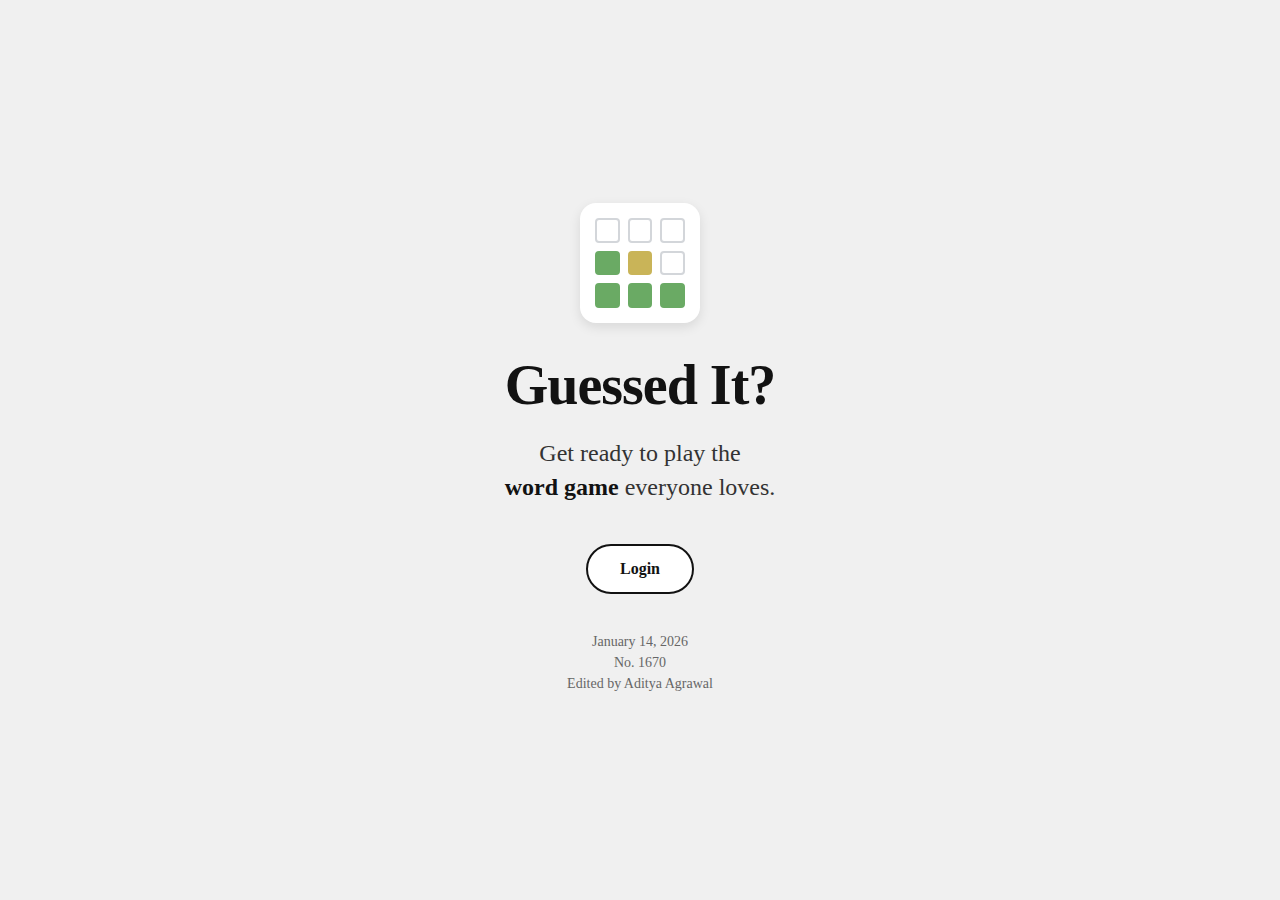
<file: wordle/src/main/resources/static/landing.html>
<!DOCTYPE html>
<html lang="en">
<head>
    <meta charset="UTF-8">
    <meta name="viewport" content="width=device-width, initial-scale=1.0">
    <title>Guessed It?</title>
    <style>
        * {
            margin: 0;
            padding: 0;
            box-sizing: border-box;
        }

        body {
            font-family: 'Georgia', 'Times New Roman', serif;
            background: #f0f0f0;
            display: flex;
            align-items: center;
            justify-content: center;
            min-height: 100vh;
            padding: 20px;
        }

        .container {
            text-align: center;
            max-width: 500px;
        }

        .logo-grid {
            width: 120px;
            height: 120px;
            margin: 0 auto 30px;
            display: grid;
            grid-template-columns: repeat(3, 1fr);
            gap: 8px;
            padding: 15px;
            background: white;
            border-radius: 16px;
            box-shadow: 0 4px 12px rgba(0, 0, 0, 0.1);
        }

        .grid-cell {
            aspect-ratio: 1;
            border: 2px solid #d3d6da;
            border-radius: 4px;
        }

        .grid-cell.white { background: white; }
        .grid-cell.yellow { background: #c9b458; border-color: #c9b458; }
        .grid-cell.green { background: #6aaa64; border-color: #6aaa64; }

        h1 {
            font-size: 56px;
            font-weight: bold;
            margin-bottom: 20px;
            color: #121212;
            letter-spacing: -1px;
        }

        .streak-message {
            font-size: 24px;
            line-height: 1.4;
            color: #333;
            margin-bottom: 40px;
        }

        .streak-message .highlight {
            font-weight: bold;
            color: #121212;
        }

        .button-group {
            display: flex;
            gap: 15px;
            justify-content: center;
            margin-bottom: 40px;
        }

        .btn {
            padding: 14px 32px;
            font-size: 16px;
            font-weight: 600;
            border-radius: 50px;
            border: 2px solid #121212;
            cursor: pointer;
            transition: all 0.3s;
            text-decoration: none;
            display: inline-block;
        }

        .btn-primary {
            background: #121212;
            color: white;
        }

        .btn-primary:hover {
            background: #333;
            border-color: #333;
        }

        .btn-secondary {
            background: white;
            color: #121212;
        }

        .btn-secondary:hover {
            background: #f5f5f5;
        }

        .footer {
            font-size: 14px;
            color: #666;
        }

        .footer p {
            margin: 5px 0;
        }

        .user-info {
            background: #e8f5e9;
            padding: 12px 20px;
            border-radius: 50px;
            margin-bottom: 20px;
            display: inline-block;
            font-size: 14px;
            color: #2e7d32;
            font-weight: 600;
        }

        .logout-link {
            color: #2e7d32;
            text-decoration: underline;
            cursor: pointer;
            margin-left: 10px;
        }

        .logout-link:hover {
            color: #1b5e20;
        }

        @media (max-width: 600px) {
            h1 {
                font-size: 42px;
            }

            .streak-message {
                font-size: 20px;
            }

            .button-group {
                flex-direction: column;
            }

            .btn {
                width: 100%;
            }
        }
    </style>
</head>
<body>

<div class="container">
    <!-- Logo Grid -->
    <div class="logo-grid">
        <div class="grid-cell white"></div>
        <div class="grid-cell white"></div>
        <div class="grid-cell white"></div>
        <div class="grid-cell green"></div>
        <div class="grid-cell yellow"></div>
        <div class="grid-cell white"></div>
        <div class="grid-cell green"></div>
        <div class="grid-cell green"></div>
        <div class="grid-cell green"></div>
    </div>

    <!-- Title -->
    <h1>Guessed It?</h1>

    <!-- User Info (if logged in) -->
    <div id="userInfo" style="display: none;">
        <div class="user-info">
            Welcome back, <strong id="username"></strong>!
            <span class="logout-link" onclick="logout()">Logout</span>
        </div>
    </div>

    <!-- Streak Message -->
    <p class="streak-message" id="streakMessage">
        Get ready to play the <br>
        <span class="highlight">word game</span> everyone loves.
    </p>

    <!-- Buttons -->
    <div class="button-group">
        <!-- Login button (shown when not logged in) -->
        <a href="/login" class="btn btn-secondary" id="loginBtn">
            Login
        </a>

        <!-- Play button (shown when logged in) -->
        <a href="/game" class="btn btn-primary" id="playBtn" style="display: none;">
            Play
        </a>
    </div>

    <!-- Footer -->
    <div class="footer">
        <p>January 14, 2026</p>
        <p>No. 1670</p>
        <p>Edited by Aditya Agrawal</p>
    </div>
</div>

<script>
    // Check if user is logged in
    const currentUser = localStorage.getItem('user');

    if (currentUser) {
        // User is logged in
        document.getElementById('username').textContent = currentUser;
        document.getElementById('userInfo').style.display = 'block';
        document.getElementById('loginBtn').style.display = 'none';
        document.getElementById('playBtn').style.display = 'inline-block';

        // Get user stats to show streak
        const statsKey = 'wordleStats_' + currentUser;
        const stats = JSON.parse(localStorage.getItem(statsKey) || '{"currentStreak": 0}');

        if (stats.currentStreak > 0) {
            document.getElementById('streakMessage').innerHTML =
                `Go ahead, add another<br>day to your <span class="highlight">${stats.currentStreak} day</span> streak.`;
        }
    } else {
        // User is not logged in
        document.getElementById('loginBtn').style.display = 'inline-block';
        document.getElementById('playBtn').style.display = 'none';
    }

    function logout() {
        if (confirm('Are you sure you want to logout?')) {
            // Clear user data
            localStorage.removeItem('user');

            // Clear browser history to prevent back button
            history.pushState(null, null, location.href);
            window.onpopstate = function() {
                history.go(1);
            };

            // Force hard reload
            window.location.replace('/');
        }
    }

    // Prevent back button navigation
    (function() {
        if (window.history && window.history.pushState) {
            window.history.pushState('forward', null, './');
            window.onpopstate = function() {
                // Check if user logged out
                const user = localStorage.getItem('user');
                if (!user && currentUser) {
                    // User was logged in but now logged out
                    window.history.pushState('forward', null, './');
                }
            };
        }
    })();

    // Detect back/forward and reload if login status changed
    window.addEventListener('pageshow', function(event) {
        if (event.persisted || (window.performance && window.performance.navigation.type === 2)) {
            // Page loaded from cache (back/forward button)
            const newUser = localStorage.getItem('user');
            if (newUser !== currentUser) {
                // Login status changed - hard reload
                window.location.reload(true);
            }
        }
    });

    // Prevent caching
    window.addEventListener('beforeunload', function() {
        // This helps prevent page caching
    });
</script>

</body>
</html>
</file>
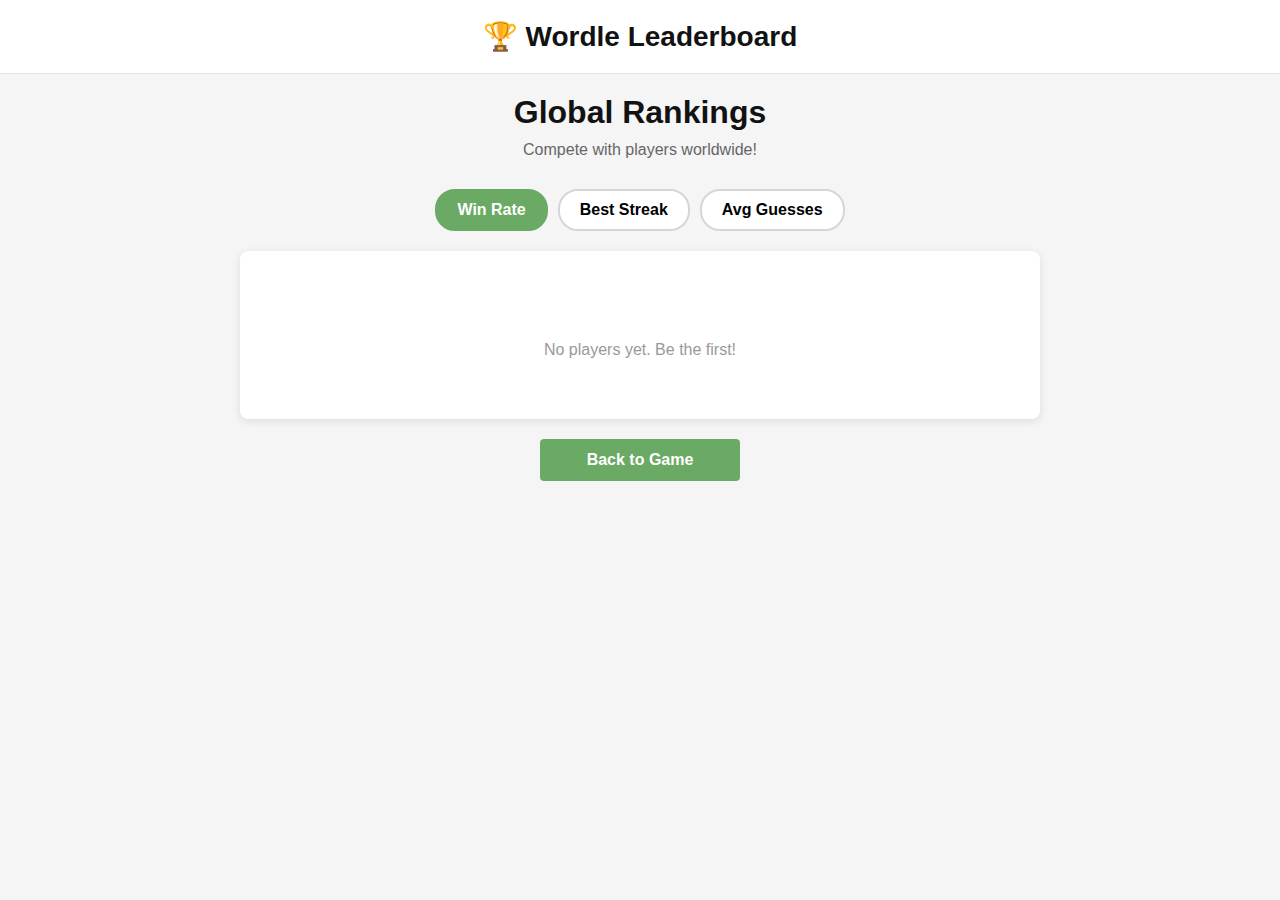
<file: wordle/src/main/resources/static/leaderboard.html>
<!DOCTYPE html>
<html lang="en">
<head>
    <meta charset="UTF-8">
    <meta name="viewport" content="width=device-width, initial-scale=1.0">
    <title>Leaderboard | Wordle</title>
    <style>
        * {
            margin: 0;
            padding: 0;
            box-sizing: border-box;
        }

        body {
            font-family: Arial, sans-serif;
            background: #f5f5f5;
            min-height: 100vh;
            padding: 20px;
        }

        .header {
            text-align: center;
            padding: 20px 0;
            background: white;
            border-bottom: 1px solid #e5e5e5;
            position: sticky;
            top: 0;
            z-index: 100;
            margin: -20px -20px 20px -20px;
        }

        .logo {
            font-size: 28px;
            font-weight: bold;
            color: #121212;
            text-decoration: none;
        }

        .container {
            max-width: 800px;
            margin: 0 auto;
        }

        h1 {
            font-size: 32px;
            margin-bottom: 10px;
            color: #121212;
            text-align: center;
        }

        .subtitle {
            text-align: center;
            color: #666;
            margin-bottom: 30px;
        }

        .filter-tabs {
            display: flex;
            justify-content: center;
            gap: 10px;
            margin-bottom: 20px;
            flex-wrap: wrap;
        }

        .tab {
            padding: 10px 20px;
            background: white;
            border: 2px solid #d3d6da;
            border-radius: 20px;
            cursor: pointer;
            font-weight: 600;
            transition: all 0.3s;
        }

        .tab.active {
            background: #6aaa64;
            color: white;
            border-color: #6aaa64;
        }

        .leaderboard-card {
            background: white;
            border-radius: 8px;
            padding: 20px;
            margin-bottom: 20px;
            box-shadow: 0 2px 8px rgba(0, 0, 0, 0.1);
        }

        .podium {
            display: grid;
            grid-template-columns: repeat(3, 1fr);
            gap: 15px;
            margin-bottom: 30px;
        }

        .podium-item {
            background: white;
            border-radius: 12px;
            padding: 20px 15px;
            text-align: center;
            box-shadow: 0 4px 12px rgba(0, 0, 0, 0.1);
            position: relative;
        }

        .podium-item:nth-child(1) {
            order: 2;
            transform: scale(1.1);
            background: linear-gradient(135deg, #ffd700 0%, #ffed4e 100%);
        }

        .podium-item:nth-child(2) {
            order: 1;
            background: linear-gradient(135deg, #c0c0c0 0%, #e8e8e8 100%);
        }

        .podium-item:nth-child(3) {
            order: 3;
            background: linear-gradient(135deg, #cd7f32 0%, #e8a87c 100%);
        }

        .rank-badge {
            font-size: 36px;
            font-weight: bold;
            margin-bottom: 10px;
        }

        .podium-username {
            font-size: 16px;
            font-weight: bold;
            margin-bottom: 5px;
            color: #121212;
        }

        .podium-stats {
            font-size: 12px;
            color: #666;
        }

        .leaderboard-table {
            width: 100%;
        }

        .leaderboard-row {
            display: grid;
            grid-template-columns: 50px 1fr 80px 80px 80px;
            align-items: center;
            padding: 15px;
            border-bottom: 1px solid #e5e5e5;
            transition: background 0.2s;
        }

        .leaderboard-row:hover {
            background: #f9f9f9;
        }

        .leaderboard-row.current-user {
            background: #e8f5e9;
        }

        .rank {
            font-size: 18px;
            font-weight: bold;
            color: #666;
        }

        .username {
            font-weight: 600;
            color: #121212;
        }

        .stat {
            text-align: center;
            font-size: 14px;
            color: #666;
        }

        .stat-value {
            font-weight: bold;
            color: #121212;
        }

        .empty-state {
            text-align: center;
            padding: 40px 20px;
            color: #999;
        }

        .back-btn {
            display: block;
            width: 100%;
            max-width: 200px;
            margin: 20px auto;
            padding: 12px;
            background: #6aaa64;
            color: white;
            text-align: center;
            border-radius: 4px;
            text-decoration: none;
            font-weight: 600;
        }

        .back-btn:hover {
            background: #538d4e;
        }

        @media (max-width: 600px) {
            h1 {
                font-size: 24px;
            }

            .podium {
                grid-template-columns: 1fr;
                gap: 10px;
            }

            .podium-item:nth-child(1) {
                order: 1;
            }

            .podium-item:nth-child(2) {
                order: 2;
            }

            .podium-item:nth-child(3) {
                order: 3;
            }

            .leaderboard-row {
                grid-template-columns: 40px 1fr 70px;
                gap: 5px;
                padding: 12px 10px;
            }

            .stat:nth-child(4),
            .stat:nth-child(5) {
                display: none;
            }

            .tab {
                padding: 8px 14px;
                font-size: 13px;
            }
        }
    </style>
</head>
<body>

<div class="header">
    <a href="/" class="logo">🏆 Wordle Leaderboard</a>
</div>

<div class="container">
    <h1>Global Rankings</h1>
    <p class="subtitle">Compete with players worldwide!</p>

    <div class="filter-tabs">
        <div class="tab active" onclick="filterLeaderboard('winRate')">Win Rate</div>
        <div class="tab" onclick="filterLeaderboard('streak')">Best Streak</div>
        <div class="tab" onclick="filterLeaderboard('avgGuesses')">Avg Guesses</div>
    </div>

    <div class="leaderboard-card">
        <div class="podium" id="podium">
            <!-- Top 3 will be inserted here -->
        </div>

        <div class="leaderboard-table" id="leaderboard">
            <!-- Rest of players will be inserted here -->
        </div>
    </div>

    <a href="/game" class="back-btn">Back to Game</a>
</div>

<script>
    let currentFilter = 'winRate';

    function getAllPlayerStats() {
        const players = [];

        // Scan localStorage for all player stats
        for (let i = 0; i < localStorage.length; i++) {
            const key = localStorage.key(i);
            if (key && key.startsWith('wordleStats_')) {
                const username = key.replace('wordleStats_', '');
                const stats = JSON.parse(localStorage.getItem(key));

                // Calculate metrics
                const winRate = stats.played > 0 ? (stats.won / stats.played) * 100 : 0;
                const avgGuesses = stats.won > 0
                    ? stats.distribution.reduce((sum, count, idx) => sum + (count * (idx + 1)), 0) / stats.won
                    : 0;

                players.push({
                    username,
                    played: stats.played || 0,
                    won: stats.won || 0,
                    winRate: Math.round(winRate),
                    maxStreak: stats.maxStreak || 0,
                    currentStreak: stats.currentStreak || 0,
                    avgGuesses: avgGuesses > 0 ? avgGuesses.toFixed(2) : 'N/A'
                });
            }
        }

        return players;
    }

    function sortPlayers(players, by) {
        const sorted = [...players];

        switch(by) {
            case 'winRate':
                return sorted.sort((a, b) => {
                    if (b.winRate !== a.winRate) return b.winRate - a.winRate;
                    return b.played - a.played;
                });
            case 'streak':
                return sorted.sort((a, b) => {
                    if (b.maxStreak !== a.maxStreak) return b.maxStreak - a.maxStreak;
                    return b.currentStreak - a.currentStreak;
                });
            case 'avgGuesses':
                return sorted.sort((a, b) => {
                    const avgA = parseFloat(a.avgGuesses) || 999;
                    const avgB = parseFloat(b.avgGuesses) || 999;
                    if (avgA !== avgB) return avgA - avgB;
                    return b.winRate - a.winRate;
                });
            default:
                return sorted;
        }
    }

    function filterLeaderboard(filterType) {
        currentFilter = filterType;

        // Update active tab
        document.querySelectorAll('.tab').forEach(tab => tab.classList.remove('active'));
        event.target.classList.add('active');

        renderLeaderboard();
    }

    function renderLeaderboard() {
        const players = getAllPlayerStats();
        const sorted = sortPlayers(players, currentFilter);
        const currentUser = localStorage.getItem('user');

        const podiumDiv = document.getElementById('podium');
        const leaderboardDiv = document.getElementById('leaderboard');

        if (sorted.length === 0) {
            podiumDiv.innerHTML = '';
            leaderboardDiv.innerHTML = '<div class="empty-state">No players yet. Be the first!</div>';
            return;
        }

        // Render top 3 (podium)
        const medals = ['🥇', '🥈', '🥉'];
        podiumDiv.innerHTML = sorted.slice(0, 3).map((player, idx) => `
            <div class="podium-item">
                <div class="rank-badge">${medals[idx]}</div>
                <div class="podium-username">${player.username}</div>
                <div class="podium-stats">
                    ${currentFilter === 'winRate' ? player.winRate + '% Win' : ''}
                    ${currentFilter === 'streak' ? 'Streak: ' + player.maxStreak : ''}
                    ${currentFilter === 'avgGuesses' ? 'Avg: ' + player.avgGuesses : ''}
                </div>
            </div>
        `).join('');

        // Render rest of leaderboard
        leaderboardDiv.innerHTML = sorted.slice(3).map((player, idx) => `
            <div class="leaderboard-row ${player.username === currentUser ? 'current-user' : ''}">
                <div class="rank">#${idx + 4}</div>
                <div class="username">${player.username}${player.username === currentUser ? ' (You)' : ''}</div>
                <div class="stat"><span class="stat-value">${player.winRate}%</span></div>
                <div class="stat"><span class="stat-value">${player.maxStreak}</span></div>
                <div class="stat"><span class="stat-value">${player.avgGuesses}</span></div>
            </div>
        `).join('');

        // Add header row if there are players beyond top 3
        if (sorted.length > 3) {
            leaderboardDiv.innerHTML = `
                <div class="leaderboard-row" style="background: #f5f5f5; font-weight: bold; border-bottom: 2px solid #ddd;">
                    <div class="rank">Rank</div>
                    <div class="username">Player</div>
                    <div class="stat">Win %</div>
                    <div class="stat">Streak</div>
                    <div class="stat">Avg</div>
                </div>
            ` + leaderboardDiv.innerHTML;
        }
    }

    // Initial render
    renderLeaderboard();
</script>

</body>
</html>
</file>
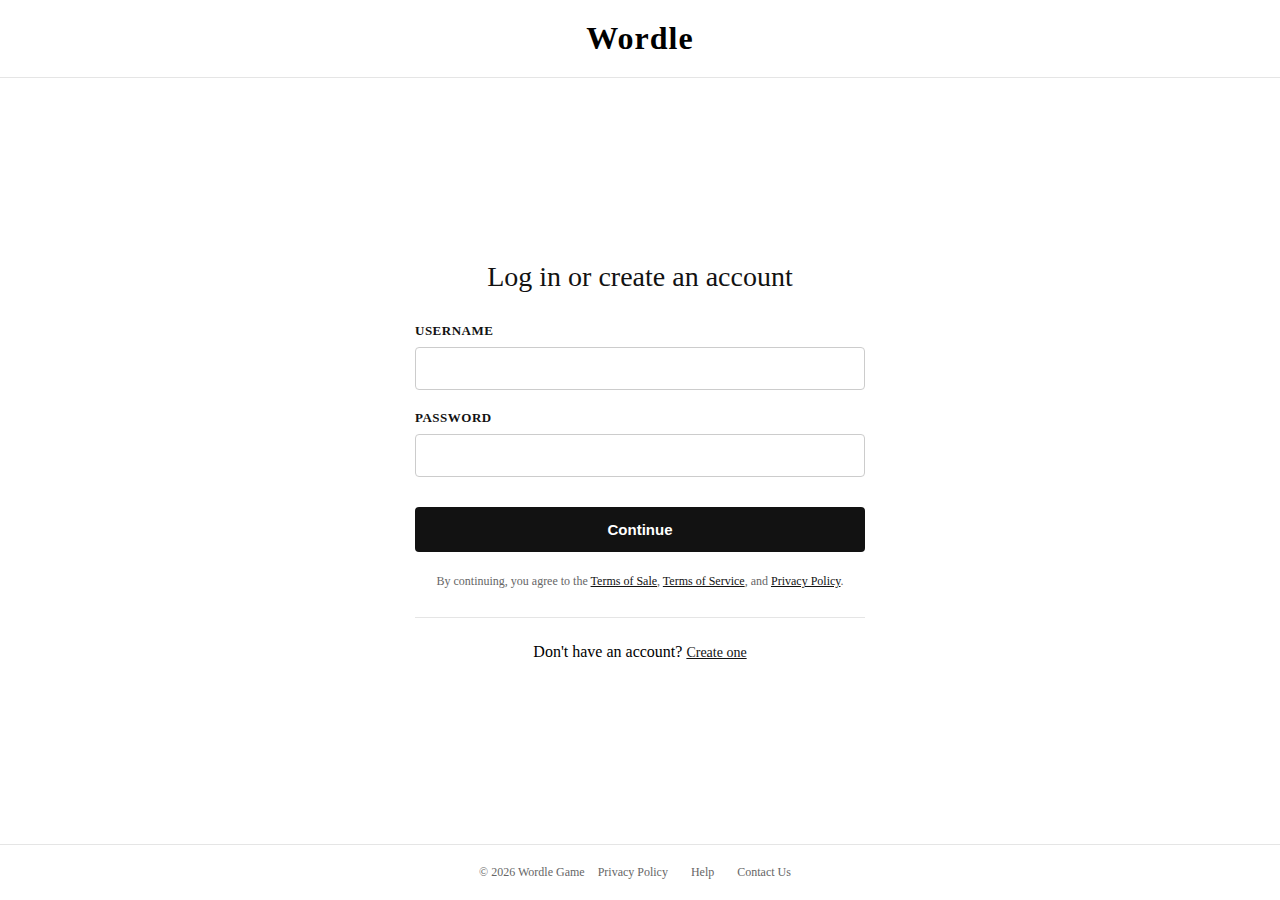
<file: wordle/src/main/resources/static/login.html>
<!DOCTYPE html>
<html lang="en">
<head>
    <meta charset="UTF-8">
    <meta name="viewport" content="width=device-width, initial-scale=1.0">
    <title>Login | Wordle</title>
    <style>
        * {
            margin: 0;
            padding: 0;
            box-sizing: border-box;
        }

        body {
            font-family: 'nyt-cheltenham', 'Georgia', serif;
            background: #fff;
            display: flex;
            flex-direction: column;
            min-height: 100vh;
        }

        .header {
            text-align: center;
            padding: 20px 0;
            border-bottom: 1px solid #e5e5e5;
        }

        .logo {
            font-family: 'Old English Text MT', 'Times New Roman', serif;
            font-size: 32px;
            font-weight: bold;
            letter-spacing: 1px;
            color: #000;
        }

        .container {
            flex: 1;
            display: flex;
            align-items: center;
            justify-content: center;
            padding: 40px 20px;
        }

        .auth-box {
            width: 100%;
            max-width: 450px;
        }

        h1 {
            font-size: 28px;
            font-weight: 500;
            text-align: center;
            margin-bottom: 30px;
            color: #121212;
        }

        .form-group {
            margin-bottom: 20px;
        }

        label {
            display: block;
            font-size: 13px;
            font-weight: 600;
            margin-bottom: 8px;
            color: #121212;
            text-transform: uppercase;
            letter-spacing: 0.5px;
        }

        input[type="text"],
        input[type="password"],
        input[type="email"] {
            width: 100%;
            padding: 12px 14px;
            font-size: 15px;
            border: 1px solid #ccc;
            border-radius: 4px;
            transition: border-color 0.2s;
            font-family: inherit;
        }

        input:focus {
            outline: none;
            border-color: #121212;
        }

        .btn-primary {
            width: 100%;
            padding: 14px;
            background: #121212;
            color: white;
            border: none;
            border-radius: 4px;
            font-size: 15px;
            font-weight: 600;
            cursor: pointer;
            transition: background 0.2s;
            margin-top: 10px;
        }

        .btn-primary:hover {
            background: #333;
        }

        .terms {
            text-align: center;
            font-size: 12px;
            color: #666;
            margin-top: 20px;
            line-height: 1.6;
        }

        .terms a {
            color: #121212;
            text-decoration: underline;
        }

        .switch-mode {
            text-align: center;
            margin-top: 25px;
            padding-top: 25px;
            border-top: 1px solid #e5e5e5;
        }

        .switch-mode a {
            color: #121212;
            text-decoration: underline;
            font-size: 14px;
            cursor: pointer;
        }

        .message {
            padding: 12px;
            margin-bottom: 20px;
            border-radius: 4px;
            font-size: 14px;
            text-align: center;
            display: none;
        }

        .message.error {
            background: #fee;
            color: #c00;
            border: 1px solid #fcc;
        }

        .message.success {
            background: #efe;
            color: #060;
            border: 1px solid #cfc;
        }

        .footer {
            text-align: center;
            padding: 20px;
            font-size: 12px;
            color: #666;
            border-top: 1px solid #e5e5e5;
        }

        .footer a {
            color: #666;
            margin: 0 10px;
            text-decoration: none;
        }

        .footer a:hover {
            text-decoration: underline;
        }

        #login-form,
        #register-form {
            display: none;
        }

        #login-form.active,
        #register-form.active {
            display: block;
        }
    </style>
</head>
<body>

<div class="header">
    <div class="logo">Wordle</div>
</div>

<div class="container">
    <div class="auth-box">
        <h1 id="form-title">Log in or create an account</h1>

        <div id="message" class="message"></div>

        <!-- LOGIN FORM -->
        <div id="login-form" class="active">
            <form onsubmit="handleLogin(event)">
                <div class="form-group">
                    <label for="login-username">Username</label>
                    <input type="text" id="login-username" required>
                </div>

                <div class="form-group">
                    <label for="login-password">Password</label>
                    <input type="password" id="login-password" required>
                </div>

                <button type="submit" class="btn-primary">Continue</button>
            </form>

            <div class="terms">
                By continuing, you agree to the <a href="/terms-of-sale">Terms of Sale</a>,
                <a href="/terms-of-service">Terms of Service</a>, and <a href="/privacy-policy">Privacy Policy</a>.
            </div>

            <div class="switch-mode">
                Don't have an account? <a onclick="switchToRegister()">Create one</a>
            </div>
        </div>

        <!-- REGISTER FORM -->
        <div id="register-form">
            <form onsubmit="handleRegister(event)">
                <div class="form-group">
                    <label for="register-username">Username</label>
                    <input type="text" id="register-username" required>
                </div>

                <div class="form-group">
                    <label for="register-password">Password</label>
                    <input type="password" id="register-password" required minlength="6">
                </div>

                <div class="form-group">
                    <label for="register-confirm">Confirm Password</label>
                    <input type="password" id="register-confirm" required>
                </div>

                <button type="submit" class="btn-primary">Create Account</button>
            </form>

            <div class="terms">
                By creating an account, you agree to the <a href="/terms-of-sale">Terms of Sale</a>,
                <a href="/terms-of-service">Terms of Service</a>, and <a href="/privacy-policy">Privacy Policy</a>.
            </div>

            <div class="switch-mode">
                Already have an account? <a onclick="switchToLogin()">Log in</a>
            </div>
        </div>
    </div>
</div>

<div class="footer">
    © 2026 Wordle Game
    <a href="/privacy-policy">Privacy Policy</a>
    <a href="/help">Help</a>
    <a href="/contact">Contact Us</a>
</div>

<script>
    const API = "/api/auth";

    function switchToRegister() {
        document.getElementById('login-form').classList.remove('active');
        document.getElementById('register-form').classList.add('active');
        document.getElementById('form-title').textContent = 'Create an account';
        hideMessage();
    }

    function switchToLogin() {
        document.getElementById('register-form').classList.remove('active');
        document.getElementById('login-form').classList.add('active');
        document.getElementById('form-title').textContent = 'Log in or create an account';
        hideMessage();
    }

    function showMessage(text, type) {
        const msg = document.getElementById('message');
        msg.textContent = text;
        msg.className = 'message ' + type;
        msg.style.display = 'block';
    }

    function hideMessage() {
        document.getElementById('message').style.display = 'none';
    }

    function handleLogin(e) {
        e.preventDefault();

        const username = document.getElementById('login-username').value;
        const password = document.getElementById('login-password').value;

        fetch(API + "/login", {
            method: "POST",
            headers: { "Content-Type": "application/json" },
            body: JSON.stringify({ username, password })
        })
        .then(r => r.text())
        .then(res => {
            if (res === "LOGIN_SUCCESS") {
                localStorage.setItem("user", username);
                showMessage("Login successful! Redirecting...", "success");
                setTimeout(() => window.location.href = "/", 1000);
            } else {
                showMessage(formatMessage(res), "error");
            }
        })
        .catch(() => {
            showMessage("Server error. Please try again.", "error");
        });
    }

    function handleRegister(e) {
        e.preventDefault();

        const username = document.getElementById('register-username').value;
        const password = document.getElementById('register-password').value;
        const confirm = document.getElementById('register-confirm').value;

        if (password !== confirm) {
            showMessage("Passwords do not match!", "error");
            return;
        }

        fetch(API + "/register", {
            method: "POST",
            headers: { "Content-Type": "application/json" },
            body: JSON.stringify({ username, password })
        })
        .then(r => r.text())
        .then(res => {
            if (res === "REGISTER_SUCCESS") {
                showMessage("Account created! Please log in.", "success");
                setTimeout(() => {
                    switchToLogin();
                    document.getElementById('login-username').value = username;
                }, 1500);
            } else {
                showMessage(formatMessage(res), "error");
            }
        })
        .catch(() => {
            showMessage("Server error. Please try again.", "error");
        });
    }

    function formatMessage(msg) {
        return msg
            .replace(/_/g, ' ')
            .toLowerCase()
            .replace(/\b\w/g, l => l.toUpperCase());
    }
</script>

</body>
</html>
</file>
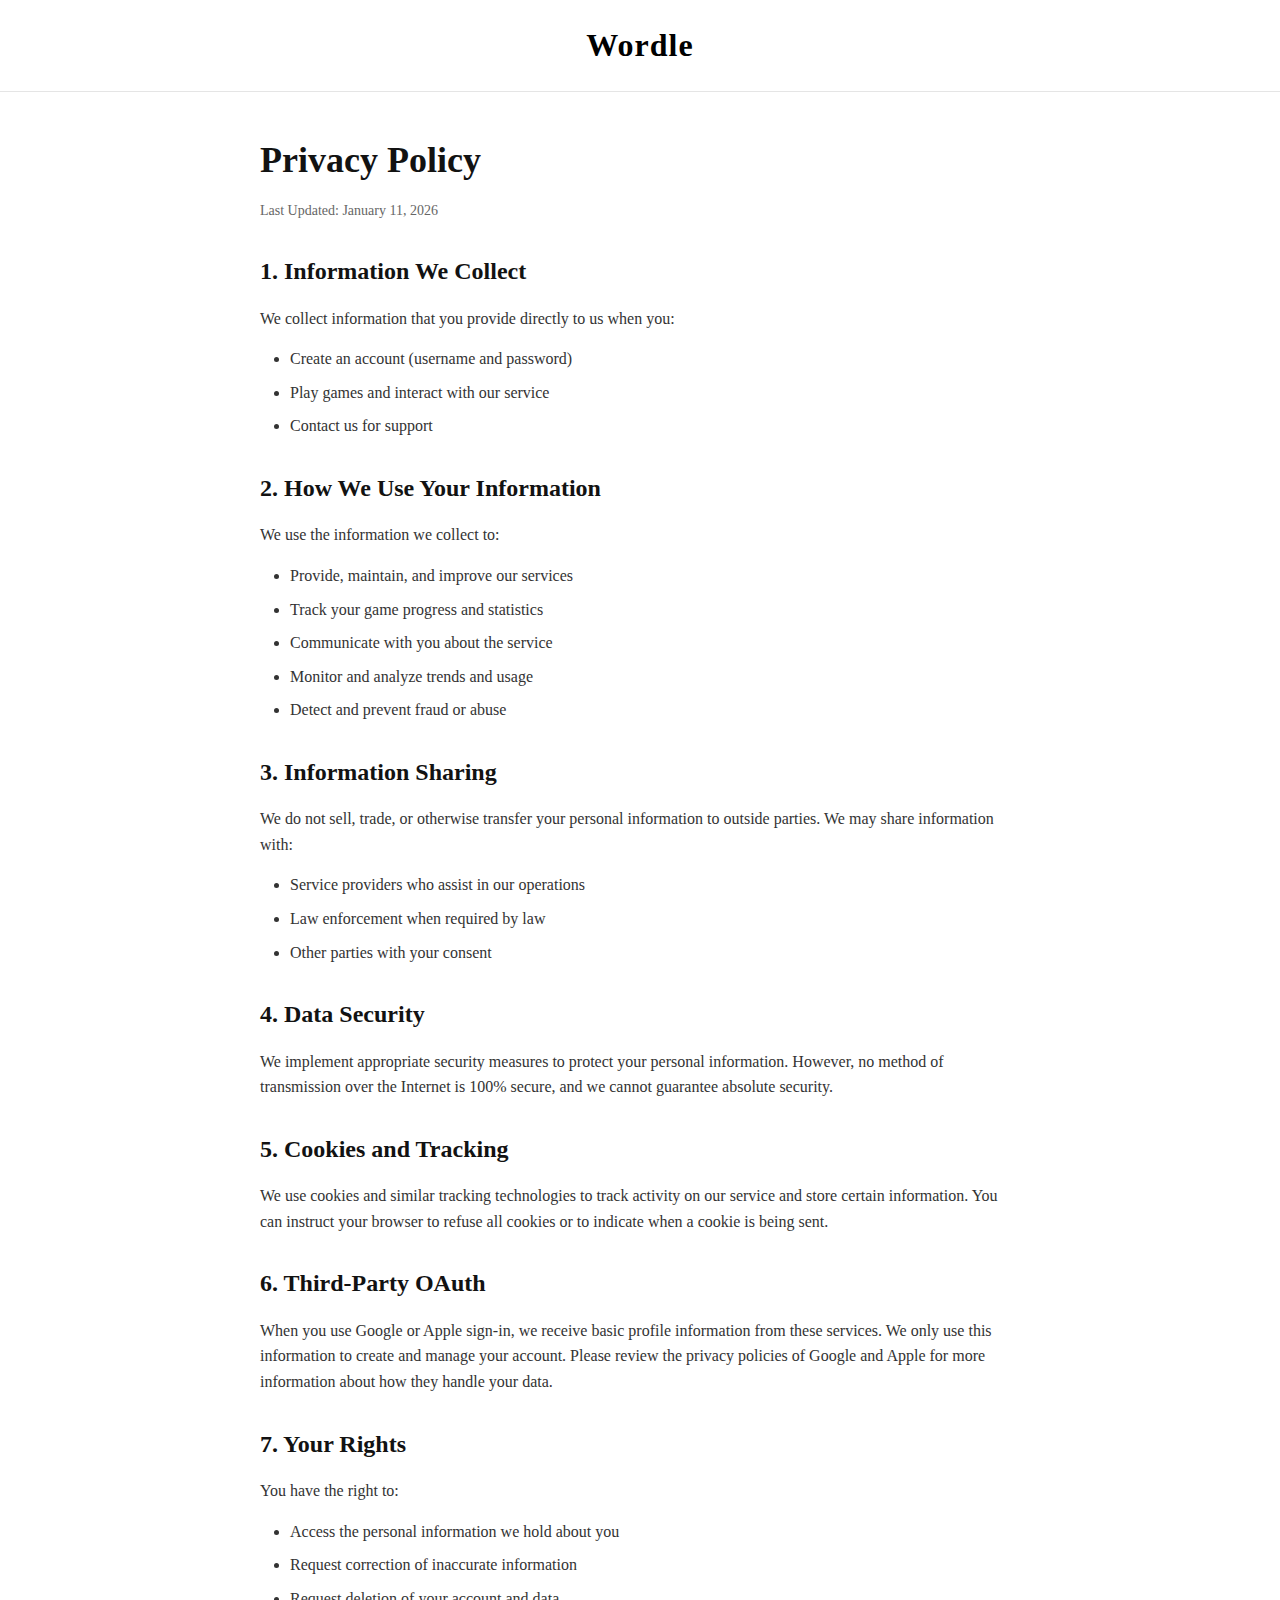
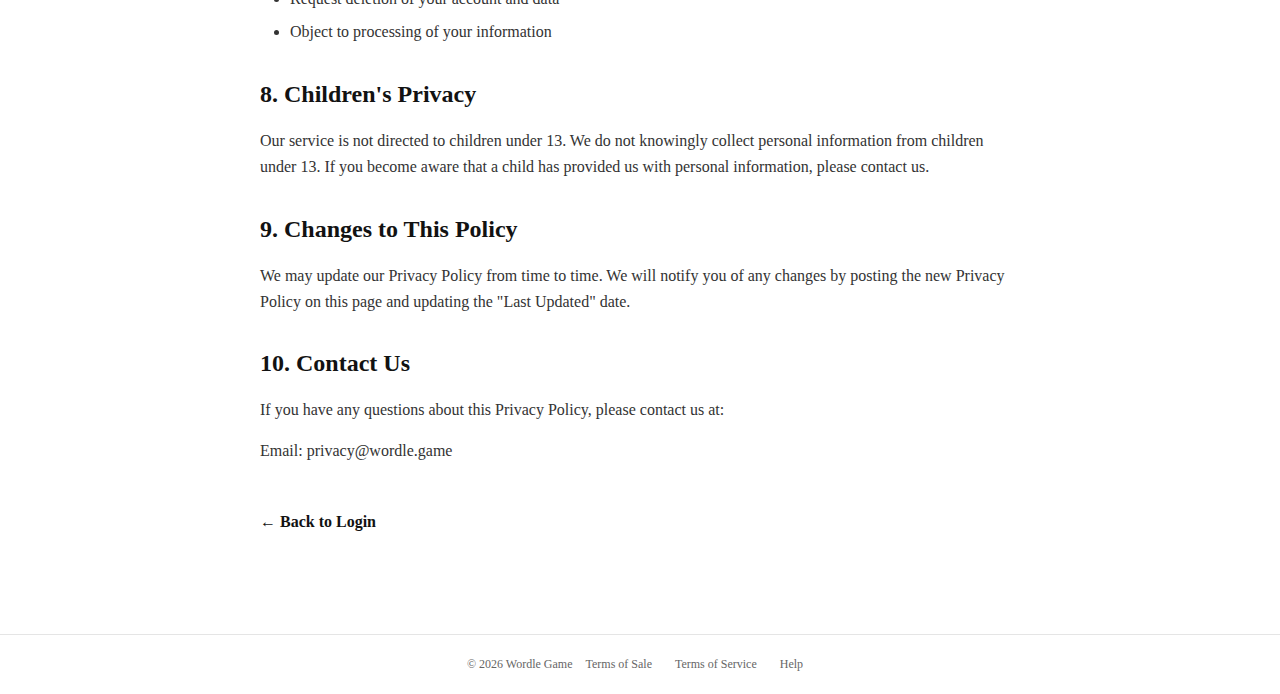
<file: wordle/src/main/resources/static/privacy-policy.html>
<!DOCTYPE html>
<html lang="en">
<head>
    <meta charset="UTF-8">
    <meta name="viewport" content="width=device-width, initial-scale=1.0">
    <title>Privacy Policy | Wordle</title>
    <style>
        * {
            margin: 0;
            padding: 0;
            box-sizing: border-box;
        }

        body {
            font-family: 'Georgia', serif;
            background: #fff;
            line-height: 1.6;
        }

        .header {
            text-align: center;
            padding: 20px 0;
            border-bottom: 1px solid #e5e5e5;
        }

        .logo {
            font-family: 'Old English Text MT', 'Times New Roman', serif;
            font-size: 32px;
            font-weight: bold;
            letter-spacing: 1px;
            color: #000;
            text-decoration: none;
        }

        .container {
            max-width: 800px;
            margin: 0 auto;
            padding: 40px 20px;
        }

        h1 {
            font-size: 36px;
            margin-bottom: 10px;
            color: #121212;
        }

        .last-updated {
            color: #666;
            font-size: 14px;
            margin-bottom: 30px;
        }

        h2 {
            font-size: 24px;
            margin-top: 30px;
            margin-bottom: 15px;
            color: #121212;
        }

        p {
            margin-bottom: 15px;
            color: #333;
        }

        ul {
            margin-left: 30px;
            margin-bottom: 15px;
        }

        li {
            margin-bottom: 8px;
            color: #333;
        }

        .back-link {
            display: inline-block;
            margin-top: 30px;
            color: #121212;
            text-decoration: none;
            font-weight: 600;
        }

        .back-link:hover {
            text-decoration: underline;
        }

        .footer {
            text-align: center;
            padding: 20px;
            font-size: 12px;
            color: #666;
            border-top: 1px solid #e5e5e5;
            margin-top: 60px;
        }

        .footer a {
            color: #666;
            margin: 0 10px;
            text-decoration: none;
        }

        .footer a:hover {
            text-decoration: underline;
        }
    </style>
</head>
<body>

<div class="header">
    <a href="/" class="logo">Wordle</a>
</div>

<div class="container">
    <h1>Privacy Policy</h1>
    <p class="last-updated">Last Updated: January 11, 2026</p>

    <h2>1. Information We Collect</h2>
    <p>We collect information that you provide directly to us when you:</p>
    <ul>
        <li>Create an account (username and password)</li>
        <li>Play games and interact with our service</li>
        <li>Contact us for support</li>
    </ul>

    <h2>2. How We Use Your Information</h2>
    <p>We use the information we collect to:</p>
    <ul>
        <li>Provide, maintain, and improve our services</li>
        <li>Track your game progress and statistics</li>
        <li>Communicate with you about the service</li>
        <li>Monitor and analyze trends and usage</li>
        <li>Detect and prevent fraud or abuse</li>
    </ul>

    <h2>3. Information Sharing</h2>
    <p>We do not sell, trade, or otherwise transfer your personal information to outside parties. We may share information with:</p>
    <ul>
        <li>Service providers who assist in our operations</li>
        <li>Law enforcement when required by law</li>
        <li>Other parties with your consent</li>
    </ul>

    <h2>4. Data Security</h2>
    <p>We implement appropriate security measures to protect your personal information. However, no method of transmission over the Internet is 100% secure, and we cannot guarantee absolute security.</p>

    <h2>5. Cookies and Tracking</h2>
    <p>We use cookies and similar tracking technologies to track activity on our service and store certain information. You can instruct your browser to refuse all cookies or to indicate when a cookie is being sent.</p>

    <h2>6. Third-Party OAuth</h2>
    <p>When you use Google or Apple sign-in, we receive basic profile information from these services. We only use this information to create and manage your account. Please review the privacy policies of Google and Apple for more information about how they handle your data.</p>

    <h2>7. Your Rights</h2>
    <p>You have the right to:</p>
    <ul>
        <li>Access the personal information we hold about you</li>
        <li>Request correction of inaccurate information</li>
        <li>Request deletion of your account and data</li>
        <li>Object to processing of your information</li>
    </ul>

    <h2>8. Children's Privacy</h2>
    <p>Our service is not directed to children under 13. We do not knowingly collect personal information from children under 13. If you become aware that a child has provided us with personal information, please contact us.</p>

    <h2>9. Changes to This Policy</h2>
    <p>We may update our Privacy Policy from time to time. We will notify you of any changes by posting the new Privacy Policy on this page and updating the "Last Updated" date.</p>

    <h2>10. Contact Us</h2>
    <p>If you have any questions about this Privacy Policy, please contact us at:</p>
    <p>Email: privacy@wordle.game</p>

    <a href="#" class="back-link" id="backLink">← Back</a>
</div>

<div class="footer">
    © 2026 Wordle Game
    <a href="/terms-of-sale">Terms of Sale</a>
    <a href="/terms-of-service">Terms of Service</a>
    <a href="/help">Help</a>
</div>

<script>
    // Set back link based on login status
    const user = localStorage.getItem('user');
    const backLink = document.getElementById('backLink');

    if (user) {
        backLink.href = '/game';
        backLink.textContent = '← Back to Game';
    } else {
        backLink.href = '/login';
        backLink.textContent = '← Back to Login';
    }
</script>

</body>
</html>
</file>
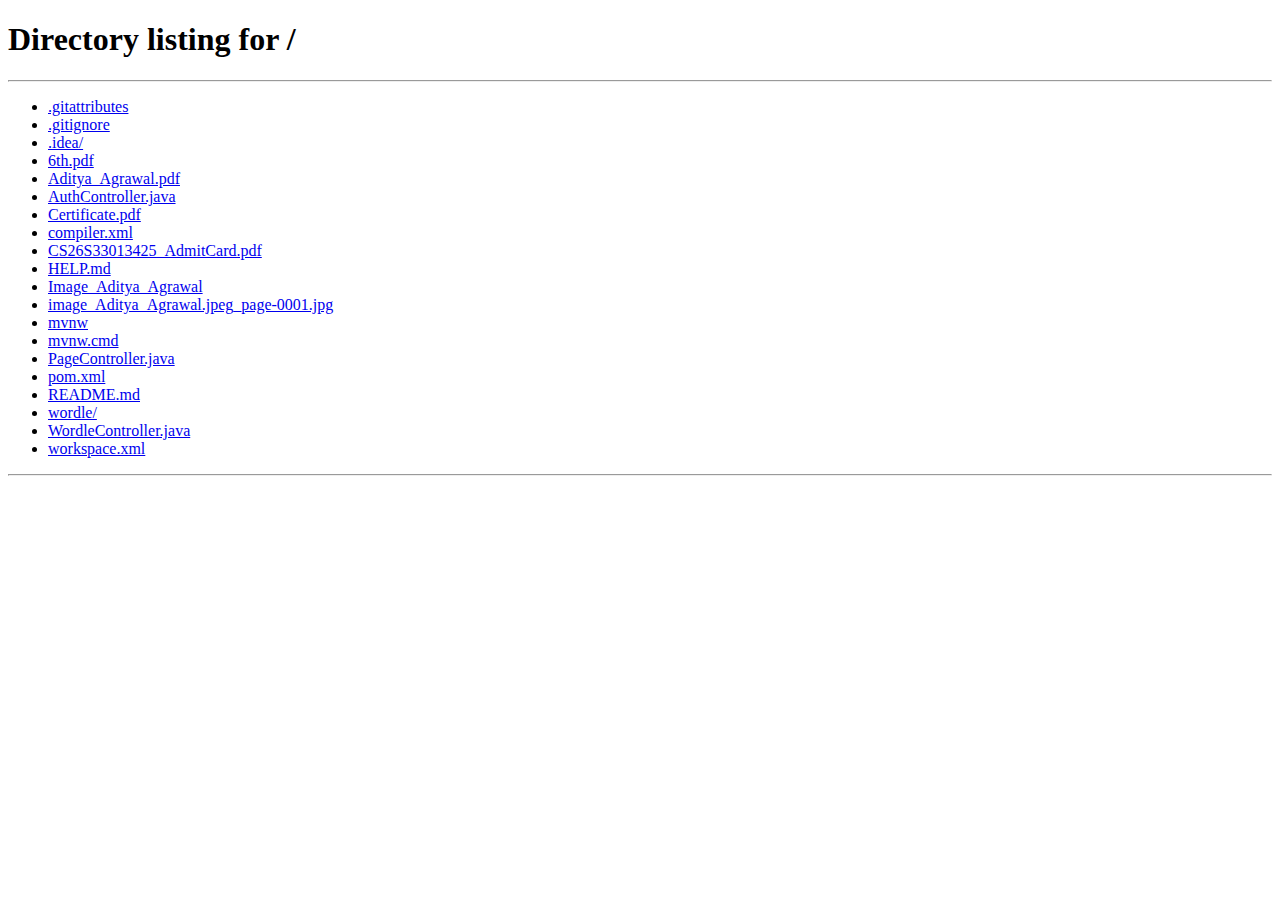
<file: wordle/src/main/resources/static/statistics.html>
<!DOCTYPE html>
<html lang="en">
<head>
    <meta charset="UTF-8">
    <meta name="viewport" content="width=device-width, initial-scale=1.0">
    <title>Statistics | Wordle</title>
    <style>
        * {
            margin: 0;
            padding: 0;
            box-sizing: border-box;
        }

        body {
            font-family: 'Georgia', serif;
            background: #fff;
            display: flex;
            flex-direction: column;
            align-items: center;
            padding: 40px 20px;
        }

        .header {
            text-align: center;
            margin-bottom: 30px;
        }

        .logo {
            font-family: 'Old English Text MT', 'Times New Roman', serif;
            font-size: 32px;
            font-weight: bold;
            letter-spacing: 1px;
            color: #000;
            text-decoration: none;
        }

        .star-icon {
            width: 80px;
            height: 80px;
            background: #6aaa64;
            border-radius: 12px;
            display: flex;
            align-items: center;
            justify-content: center;
            margin: 0 auto 20px;
        }

        .star-icon svg {
            width: 50px;
            height: 50px;
            fill: white;
        }

        h1 {
            font-size: 32px;
            margin-bottom: 10px;
            color: #121212;
        }

        .container {
            max-width: 500px;
            width: 100%;
        }

        .stats-section {
            margin: 30px 0;
        }

        .stats-section h2 {
            font-size: 14px;
            font-weight: 600;
            text-transform: uppercase;
            letter-spacing: 1px;
            margin-bottom: 15px;
            color: #666;
        }

        .stats-grid {
            display: grid;
            grid-template-columns: repeat(4, 1fr);
            gap: 15px;
            margin-bottom: 30px;
        }

        .stat-item {
            text-align: center;
        }

        .stat-value {
            font-size: 36px;
            font-weight: bold;
            color: #121212;
            display: block;
        }

        .stat-label {
            font-size: 12px;
            color: #666;
            margin-top: 5px;
        }

        .distribution {
            margin-top: 20px;
        }

        .dist-row {
            display: flex;
            align-items: center;
            margin-bottom: 8px;
        }

        .dist-label {
            width: 20px;
            font-size: 14px;
            color: #666;
        }

        .dist-bar {
            flex: 1;
            margin-left: 10px;
            height: 30px;
            background: #ccc;
            display: flex;
            align-items: center;
            justify-content: flex-end;
            padding-right: 8px;
            font-size: 14px;
            font-weight: bold;
            color: #666;
            min-width: 30px;
        }

        .dist-bar.filled {
            background: #6aaa64;
            color: white;
        }

        .dist-bar.highlight {
            background: #538d4e;
        }

        .info-cards {
            margin-top: 30px;
            border-top: 1px solid #e5e5e5;
            padding-top: 20px;
        }

        .info-card {
            display: flex;
            align-items: center;
            padding: 15px;
            background: #f7f7f7;
            border-radius: 8px;
            margin-bottom: 15px;
            text-decoration: none;
            color: #121212;
            transition: background 0.2s;
        }

        .info-card:hover {
            background: #e5e5e5;
        }

        .info-icon {
            font-size: 24px;
            margin-right: 15px;
        }

        .info-text h3 {
            font-size: 16px;
            margin-bottom: 5px;
        }

        .info-text p {
            font-size: 12px;
            color: #666;
        }

        .share-btn {
            width: 100%;
            padding: 14px;
            background: #6aaa64;
            color: white;
            border: none;
            border-radius: 8px;
            font-size: 16px;
            font-weight: 600;
            cursor: pointer;
            margin-top: 20px;
            display: flex;
            align-items: center;
            justify-content: center;
            gap: 10px;
        }

        .share-btn:hover {
            background: #538d4e;
        }

        .back-link {
            display: inline-block;
            margin-top: 30px;
            color: #121212;
            text-decoration: none;
            font-weight: 600;
            text-align: center;
            width: 100%;
        }

        .back-link:hover {
            text-decoration: underline;
        }

        .username-display {
            text-align: center;
            color: #666;
            font-size: 14px;
            margin-top: 10px;
        }
    </style>
</head>
<body>

<div class="header">
    <a href="/" class="logo">Wordle</a>
</div>

<div class="container">
    <div class="star-icon">
        <svg viewBox="0 0 24 24">
            <path d="M12 2l3.09 6.26L22 9.27l-5 4.87 1.18 6.88L12 17.77l-6.18 3.25L7 14.14 2 9.27l6.91-1.01L12 2z"/>
        </svg>
    </div>

    <h1 style="text-align: center;">Congratulations!</h1>
    <p class="username-display">Logged in as: <strong id="username"></strong></p>

    <div class="stats-section">
        <h2>Statistics</h2>
        <div class="stats-grid">
            <div class="stat-item">
                <span class="stat-value" id="played">0</span>
                <span class="stat-label">Played</span>
            </div>
            <div class="stat-item">
                <span class="stat-value" id="winRate">0</span>
                <span class="stat-label">Win %</span>
            </div>
            <div class="stat-item">
                <span class="stat-value" id="currentStreak">0</span>
                <span class="stat-label">Current Streak</span>
            </div>
            <div class="stat-item">
                <span class="stat-value" id="maxStreak">0</span>
                <span class="stat-label">Max Streak</span>
            </div>
        </div>
    </div>

    <div class="stats-section">
        <h2>Guess Distribution</h2>
        <div class="distribution">
            <div class="dist-row">
                <span class="dist-label">1</span>
                <div class="dist-bar" id="dist1">0</div>
            </div>
            <div class="dist-row">
                <span class="dist-label">2</span>
                <div class="dist-bar" id="dist2">0</div>
            </div>
            <div class="dist-row">
                <span class="dist-label">3</span>
                <div class="dist-bar" id="dist3">0</div>
            </div>
            <div class="dist-row">
                <span class="dist-label">4</span>
                <div class="dist-bar" id="dist4">0</div>
            </div>
            <div class="dist-row">
                <span class="dist-label">5</span>
                <div class="dist-bar" id="dist5">0</div>
            </div>
            <div class="dist-row">
                <span class="dist-label">6</span>
                <div class="dist-bar" id="dist6">0</div>
            </div>
        </div>
    </div>

    <button class="share-btn" onclick="shareResults()">
        <svg width="20" height="20" viewBox="0 0 24 24" fill="currentColor">
            <path d="M18 16.08c-.76 0-1.44.3-1.96.77L8.91 12.7c.05-.23.09-.46.09-.7s-.04-.47-.09-.7l7.05-4.11c.54.5 1.25.81 2.04.81 1.66 0 3-1.34 3-3s-1.34-3-3-3-3 1.34-3 3c0 .24.04.47.09.7L8.04 9.81C7.5 9.31 6.79 9 6 9c-1.66 0-3 1.34-3 3s1.34 3 3 3c.79 0 1.5-.31 2.04-.81l7.12 4.16c-.05.21-.08.43-.08.65 0 1.61 1.31 2.92 2.92 2.92 1.61 0 2.92-1.31 2.92-2.92s-1.31-2.92-2.92-2.92z"/>
        </svg>
        Share
    </button>

    <div class="info-cards">
        <a href="/game" class="info-card">
            <div class="info-icon">🎮</div>
            <div class="info-text">
                <h3>Play Again</h3>
                <p>Start a new game</p>
            </div>
        </a>

        <a href="/help" class="info-card">
            <div class="info-icon">❓</div>
            <div class="info-text">
                <h3>How to Play</h3>
                <p>Learn the rules and tips</p>
            </div>
        </a>
    </div>

    <a href="/game" class="back-link">← Back to Game</a>
</div>

<script>
    // Prevent unauthorized access
    function checkAccess() {
        const username = localStorage.getItem('user');
        if (!username) {
            // Not logged in, redirect to home and prevent back button
            alert('Please login to view statistics!');
            window.location.replace('/');
            return false;
        }
        return true;
    }

    // Check on load
    if (!checkAccess()) {
        throw new Error('Unauthorized access');
    }

    // Disable browser back button
    history.pushState(null, null, location.href);
    window.onpopstate = function() {
        const user = localStorage.getItem('user');
        if (!user) {
            // User logged out - prevent going back
            window.location.replace('/');
        } else {
            // Keep user on this page
            history.pushState(null, null, location.href);
        }
    };

    // Check when page is shown from cache (back/forward button)
    window.addEventListener('pageshow', function(event) {
        if (event.persisted || (window.performance && window.performance.navigation.type === 2)) {
            if (!checkAccess()) {
                window.location.replace('/');
            }
        }
    });

    const currentUser = localStorage.getItem('user');
    document.getElementById('username').textContent = currentUser;

    // Load statistics from localStorage
    function loadStats() {
        const username = localStorage.getItem('user');
        const statsKey = 'wordleStats_' + username;
        const stats = JSON.parse(localStorage.getItem(statsKey) || '{"played": 0, "won": 0, "currentStreak": 0, "maxStreak": 0, "distribution": [0,0,0,0,0,0], "lastWin": null}');

        console.log('Loading stats for:', username);
        console.log('Stats key:', statsKey);
        console.log('Stats data:', stats);

        // Update statistics display
        document.getElementById('played').textContent = stats.played || 0;
        const winRate = stats.played > 0 ? Math.round((stats.won / stats.played) * 100) : 0;
        document.getElementById('winRate').textContent = winRate;
        document.getElementById('currentStreak').textContent = stats.currentStreak || 0;
        document.getElementById('maxStreak').textContent = stats.maxStreak || 0;

        // Update distribution
        const maxDist = Math.max(...stats.distribution, 1);
        stats.distribution.forEach((count, index) => {
            const bar = document.getElementById('dist' + (index + 1));
            if (bar) {
                const percentage = maxDist > 0 ? (count / maxDist) * 100 : 0;
                bar.style.width = Math.max(percentage, 7) + '%';
                bar.textContent = count;

                // Add filled class if count > 0
                if (count > 0) {
                    bar.classList.add('filled');
                } else {
                    bar.classList.remove('filled');
                }

                // Highlight current win
                if (stats.lastWin === index + 1) {
                    bar.classList.add('highlight');
                } else {
                    bar.classList.remove('highlight');
                }
            }
        });

        console.log('Stats loaded successfully');
    }

    loadStats();

    function shareResults() {
        const stats = JSON.parse(localStorage.getItem('wordleStats_' + username) || '{}');
        const text = `Wordle Statistics
Played: ${stats.played || 0}
Win Rate: ${stats.played > 0 ? Math.round((stats.won / stats.played) * 100) : 0}%
Current Streak: ${stats.currentStreak || 0}
Max Streak: ${stats.maxStreak || 0}`;

        if (navigator.share) {
            navigator.share({
                title: 'My Wordle Stats',
                text: text
            });
        } else {
            navigator.clipboard.writeText(text);
            alert('Statistics copied to clipboard!');
        }
    }
</script>

</body>
</html>
</file>
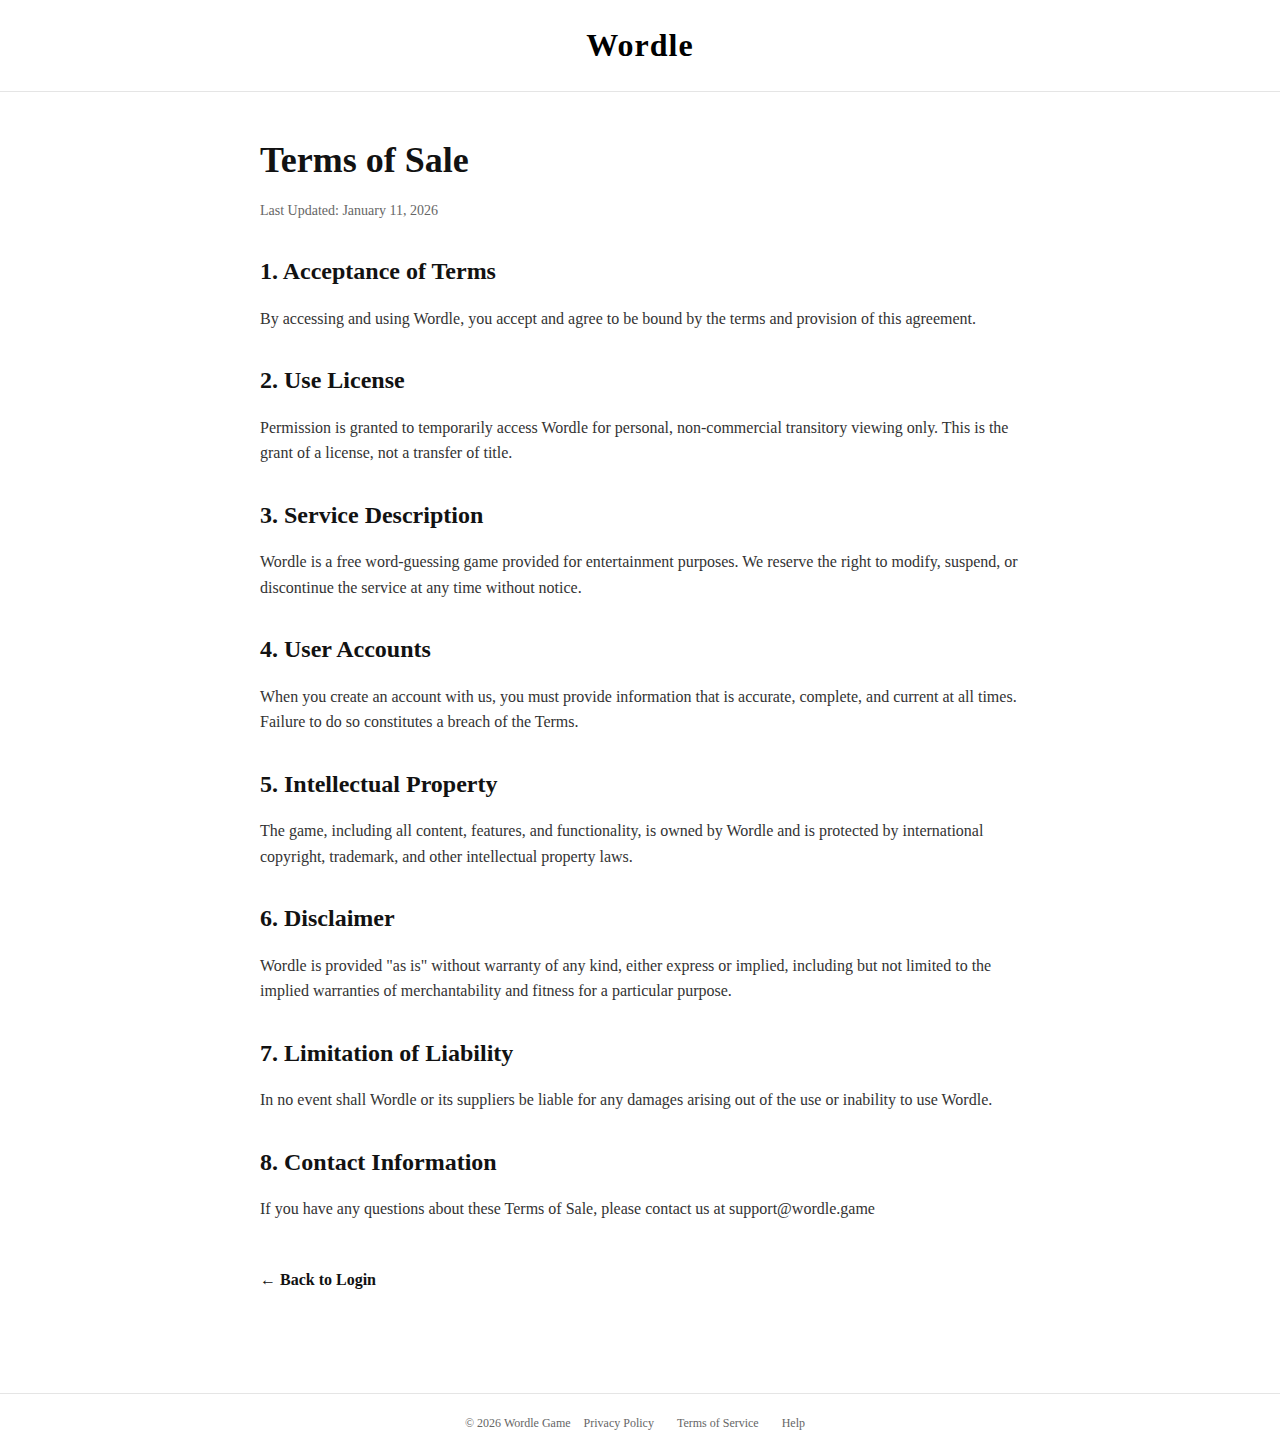
<file: wordle/src/main/resources/static/terms-of-sale.html>
<!DOCTYPE html>
<html lang="en">
<head>
    <meta charset="UTF-8">
    <meta name="viewport" content="width=device-width, initial-scale=1.0">
    <title>Terms of Sale | Wordle</title>
    <style>
        * {
            margin: 0;
            padding: 0;
            box-sizing: border-box;
        }

        body {
            font-family: 'Georgia', serif;
            background: #fff;
            line-height: 1.6;
        }

        .header {
            text-align: center;
            padding: 20px 0;
            border-bottom: 1px solid #e5e5e5;
        }

        .logo {
            font-family: 'Old English Text MT', 'Times New Roman', serif;
            font-size: 32px;
            font-weight: bold;
            letter-spacing: 1px;
            color: #000;
            text-decoration: none;
        }

        .container {
            max-width: 800px;
            margin: 0 auto;
            padding: 40px 20px;
        }

        h1 {
            font-size: 36px;
            margin-bottom: 10px;
            color: #121212;
        }

        .last-updated {
            color: #666;
            font-size: 14px;
            margin-bottom: 30px;
        }

        h2 {
            font-size: 24px;
            margin-top: 30px;
            margin-bottom: 15px;
            color: #121212;
        }

        p {
            margin-bottom: 15px;
            color: #333;
        }

        .back-link {
            display: inline-block;
            margin-top: 30px;
            color: #121212;
            text-decoration: none;
            font-weight: 600;
        }

        .back-link:hover {
            text-decoration: underline;
        }

        .footer {
            text-align: center;
            padding: 20px;
            font-size: 12px;
            color: #666;
            border-top: 1px solid #e5e5e5;
            margin-top: 60px;
        }

        .footer a {
            color: #666;
            margin: 0 10px;
            text-decoration: none;
        }

        .footer a:hover {
            text-decoration: underline;
        }
    </style>
</head>
<body>

<div class="header">
    <a href="/" class="logo">Wordle</a>
</div>

<div class="container">
    <h1>Terms of Sale</h1>
    <p class="last-updated">Last Updated: January 11, 2026</p>

    <h2>1. Acceptance of Terms</h2>
    <p>By accessing and using Wordle, you accept and agree to be bound by the terms and provision of this agreement.</p>

    <h2>2. Use License</h2>
    <p>Permission is granted to temporarily access Wordle for personal, non-commercial transitory viewing only. This is the grant of a license, not a transfer of title.</p>

    <h2>3. Service Description</h2>
    <p>Wordle is a free word-guessing game provided for entertainment purposes. We reserve the right to modify, suspend, or discontinue the service at any time without notice.</p>

    <h2>4. User Accounts</h2>
    <p>When you create an account with us, you must provide information that is accurate, complete, and current at all times. Failure to do so constitutes a breach of the Terms.</p>

    <h2>5. Intellectual Property</h2>
    <p>The game, including all content, features, and functionality, is owned by Wordle and is protected by international copyright, trademark, and other intellectual property laws.</p>

    <h2>6. Disclaimer</h2>
    <p>Wordle is provided "as is" without warranty of any kind, either express or implied, including but not limited to the implied warranties of merchantability and fitness for a particular purpose.</p>

    <h2>7. Limitation of Liability</h2>
    <p>In no event shall Wordle or its suppliers be liable for any damages arising out of the use or inability to use Wordle.</p>

    <h2>8. Contact Information</h2>
    <p>If you have any questions about these Terms of Sale, please contact us at support@wordle.game</p>

    <a href="#" class="back-link" id="backLink">← Back</a>
</div>

<div class="footer">
    © 2026 Wordle Game
    <a href="/privacy-policy">Privacy Policy</a>
    <a href="/terms-of-service">Terms of Service</a>
    <a href="/help">Help</a>
</div>

<script>
    // Set back link based on login status
    const user = localStorage.getItem('user');
    const backLink = document.getElementById('backLink');

    if (user) {
        backLink.href = '/game';
        backLink.textContent = '← Back to Game';
    } else {
        backLink.href = '/login';
        backLink.textContent = '← Back to Login';
    }
</script>

</body>
</html>
</file>
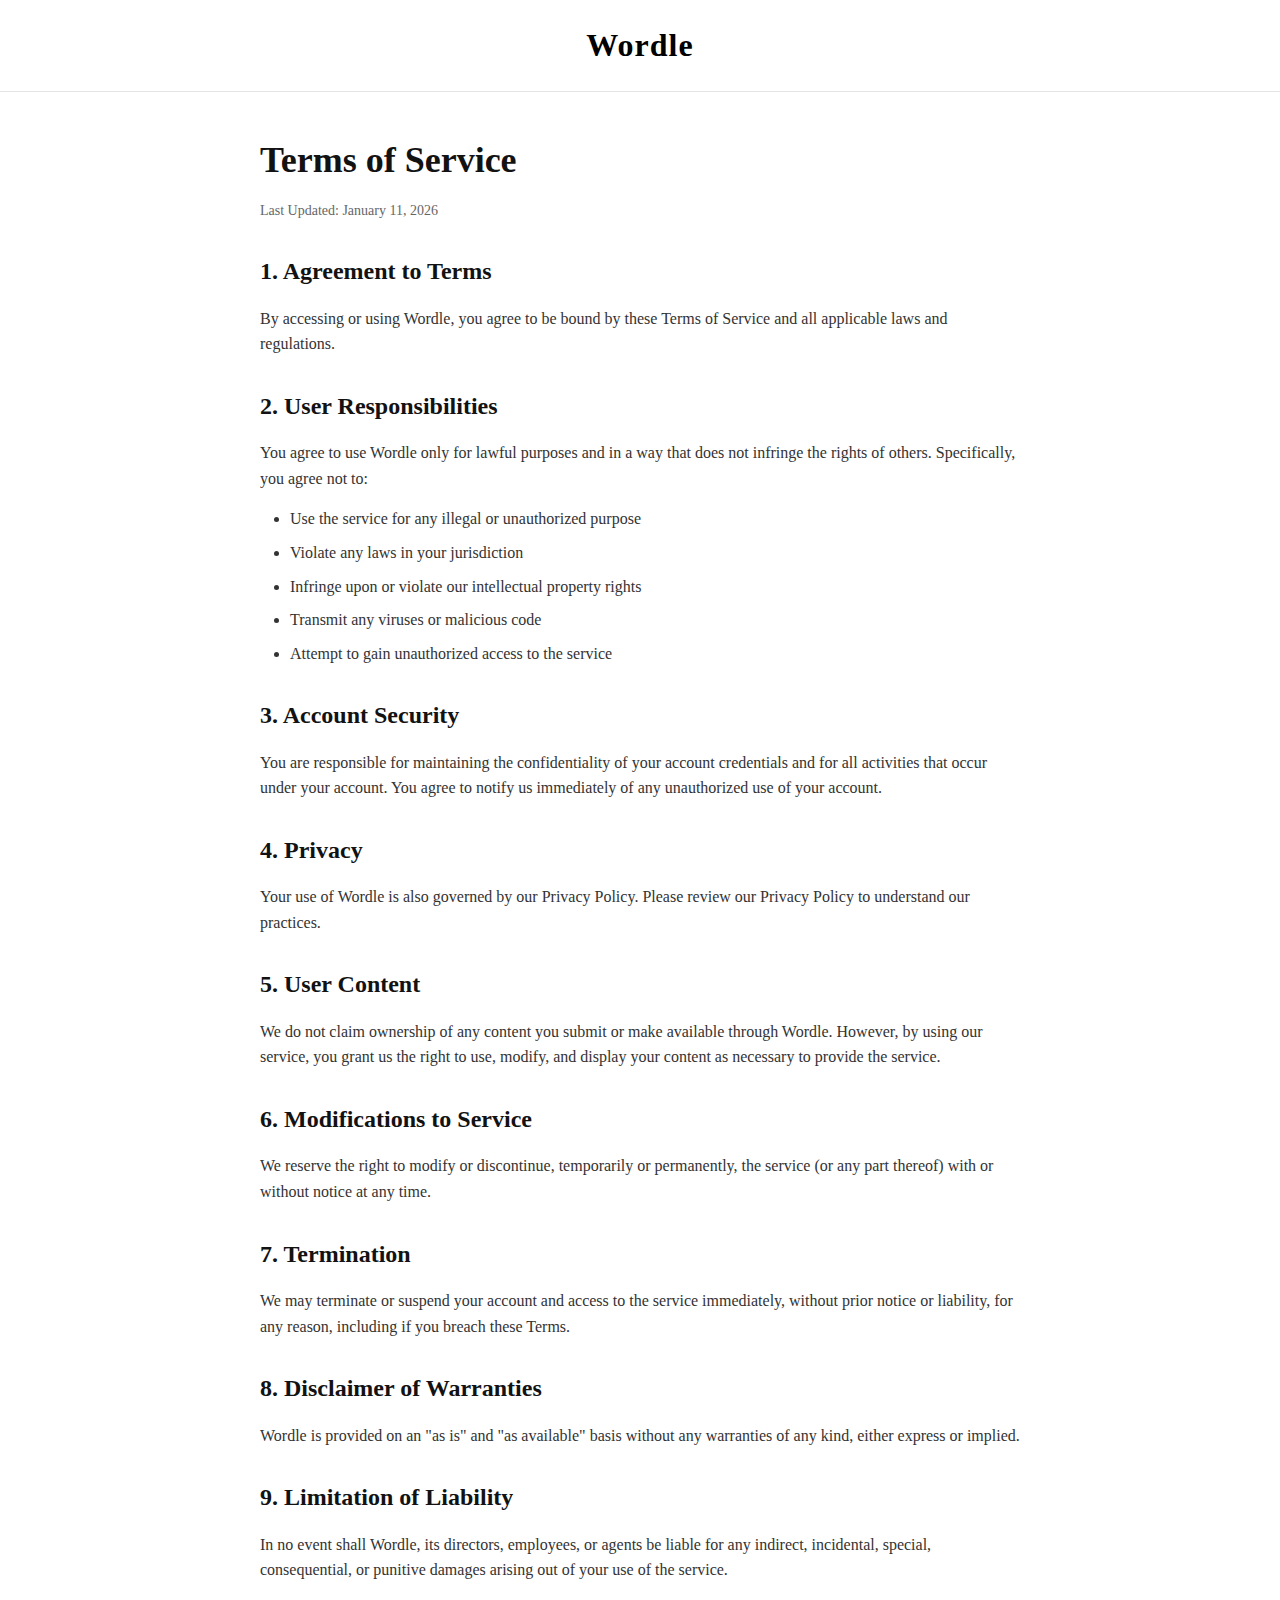
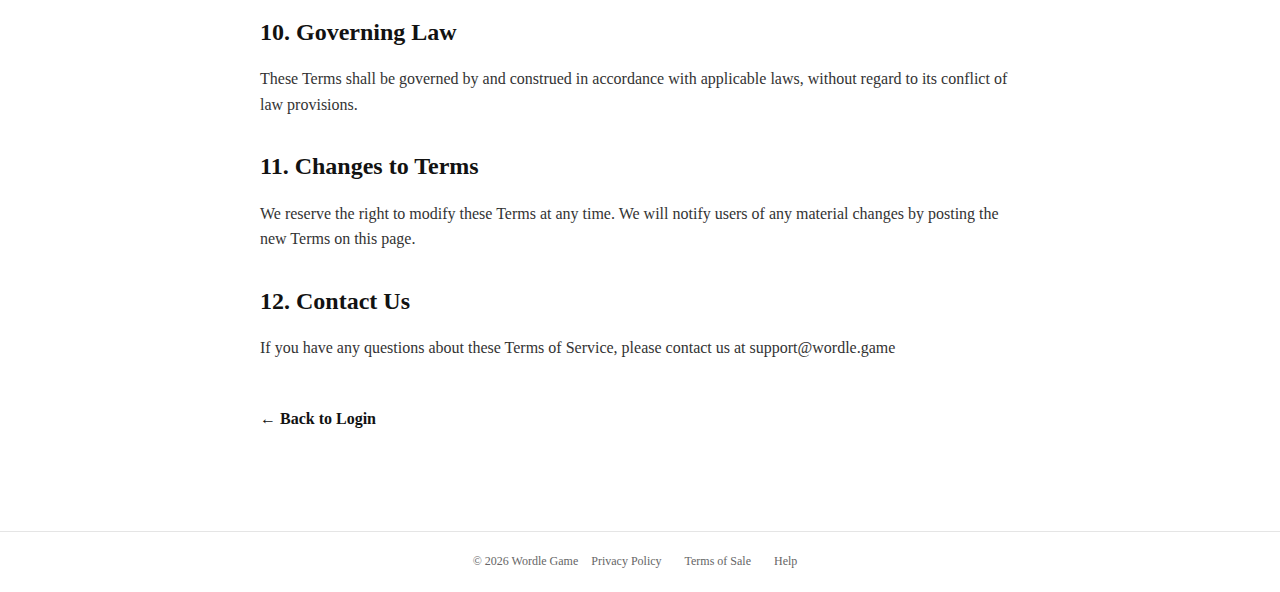
<file: wordle/src/main/resources/static/terms-of-service.html>
<!DOCTYPE html>
<html lang="en">
<head>
    <meta charset="UTF-8">
    <meta name="viewport" content="width=device-width, initial-scale=1.0">
    <title>Terms of Service | Wordle</title>
    <style>
        * {
            margin: 0;
            padding: 0;
            box-sizing: border-box;
        }

        body {
            font-family: 'Georgia', serif;
            background: #fff;
            line-height: 1.6;
        }

        .header {
            text-align: center;
            padding: 20px 0;
            border-bottom: 1px solid #e5e5e5;
        }

        .logo {
            font-family: 'Old English Text MT', 'Times New Roman', serif;
            font-size: 32px;
            font-weight: bold;
            letter-spacing: 1px;
            color: #000;
            text-decoration: none;
        }

        .container {
            max-width: 800px;
            margin: 0 auto;
            padding: 40px 20px;
        }

        h1 {
            font-size: 36px;
            margin-bottom: 10px;
            color: #121212;
        }

        .last-updated {
            color: #666;
            font-size: 14px;
            margin-bottom: 30px;
        }

        h2 {
            font-size: 24px;
            margin-top: 30px;
            margin-bottom: 15px;
            color: #121212;
        }

        p {
            margin-bottom: 15px;
            color: #333;
        }

        ul {
            margin-left: 30px;
            margin-bottom: 15px;
        }

        li {
            margin-bottom: 8px;
            color: #333;
        }

        .back-link {
            display: inline-block;
            margin-top: 30px;
            color: #121212;
            text-decoration: none;
            font-weight: 600;
        }

        .back-link:hover {
            text-decoration: underline;
        }

        .footer {
            text-align: center;
            padding: 20px;
            font-size: 12px;
            color: #666;
            border-top: 1px solid #e5e5e5;
            margin-top: 60px;
        }

        .footer a {
            color: #666;
            margin: 0 10px;
            text-decoration: none;
        }

        .footer a:hover {
            text-decoration: underline;
        }
    </style>
</head>
<body>

<div class="header">
    <a href="/" class="logo">Wordle</a>
</div>

<div class="container">
    <h1>Terms of Service</h1>
    <p class="last-updated">Last Updated: January 11, 2026</p>

    <h2>1. Agreement to Terms</h2>
    <p>By accessing or using Wordle, you agree to be bound by these Terms of Service and all applicable laws and regulations.</p>

    <h2>2. User Responsibilities</h2>
    <p>You agree to use Wordle only for lawful purposes and in a way that does not infringe the rights of others. Specifically, you agree not to:</p>
    <ul>
        <li>Use the service for any illegal or unauthorized purpose</li>
        <li>Violate any laws in your jurisdiction</li>
        <li>Infringe upon or violate our intellectual property rights</li>
        <li>Transmit any viruses or malicious code</li>
        <li>Attempt to gain unauthorized access to the service</li>
    </ul>

    <h2>3. Account Security</h2>
    <p>You are responsible for maintaining the confidentiality of your account credentials and for all activities that occur under your account. You agree to notify us immediately of any unauthorized use of your account.</p>

    <h2>4. Privacy</h2>
    <p>Your use of Wordle is also governed by our Privacy Policy. Please review our Privacy Policy to understand our practices.</p>

    <h2>5. User Content</h2>
    <p>We do not claim ownership of any content you submit or make available through Wordle. However, by using our service, you grant us the right to use, modify, and display your content as necessary to provide the service.</p>

    <h2>6. Modifications to Service</h2>
    <p>We reserve the right to modify or discontinue, temporarily or permanently, the service (or any part thereof) with or without notice at any time.</p>

    <h2>7. Termination</h2>
    <p>We may terminate or suspend your account and access to the service immediately, without prior notice or liability, for any reason, including if you breach these Terms.</p>

    <h2>8. Disclaimer of Warranties</h2>
    <p>Wordle is provided on an "as is" and "as available" basis without any warranties of any kind, either express or implied.</p>

    <h2>9. Limitation of Liability</h2>
    <p>In no event shall Wordle, its directors, employees, or agents be liable for any indirect, incidental, special, consequential, or punitive damages arising out of your use of the service.</p>

    <h2>10. Governing Law</h2>
    <p>These Terms shall be governed by and construed in accordance with applicable laws, without regard to its conflict of law provisions.</p>

    <h2>11. Changes to Terms</h2>
    <p>We reserve the right to modify these Terms at any time. We will notify users of any material changes by posting the new Terms on this page.</p>

    <h2>12. Contact Us</h2>
    <p>If you have any questions about these Terms of Service, please contact us at support@wordle.game</p>

    <a href="#" class="back-link" id="backLink">← Back</a>
</div>

<div class="footer">
    © 2026 Wordle Game
    <a href="/privacy-policy">Privacy Policy</a>
    <a href="/terms-of-sale">Terms of Sale</a>
    <a href="/help">Help</a>
</div>

<script>
    // Set back link based on login status
    const user = localStorage.getItem('user');
    const backLink = document.getElementById('backLink');

    if (user) {
        backLink.href = '/game';
        backLink.textContent = '← Back to Game';
    } else {
        backLink.href = '/login';
        backLink.textContent = '← Back to Login';
    }
</script>

</body>
</html>
</file>
<file: wordle/src/main/resources/static/style.css>
/* ============================================================
   WORDLE — style.css
   Mobile-first, fully responsive
   ============================================================ */

/* ---------- RESET ---------- */
*, *::before, *::after {
  box-sizing: border-box;
  margin: 0;
  padding: 0;
  -webkit-tap-highlight-color: transparent; /* remove tap flash on mobile */
}

/* ---------- BASE BODY ---------- */
body {
  font-family: Arial, sans-serif;
  background: #ffffff;
  display: flex;
  flex-direction: column;
  align-items: center;
  min-height: 100vh;
  overflow-x: hidden;
  /* leave room for the sticky header */
  padding-top: 0;
}

/* ============================================================
   HEADER
   ============================================================ */
.game-header {
  display: flex;
  justify-content: space-between;
  align-items: center;
  padding: 10px 12px;
  border-bottom: 1px solid #d3d6da;
  background: white;
  position: sticky;
  top: 0;
  z-index: 1000;
  width: 100%;
}

.header-left,
.header-right {
  display: flex;
  gap: 4px;
  align-items: center;
  min-width: 80px;
}

.header-left  { justify-content: flex-start; }
.header-right { justify-content: flex-end; }

.header-center {
  position: absolute;
  left: 50%;
  transform: translateX(-50%);
  display: flex;
  justify-content: center;
  align-items: center;
}

/* Animated Wordle Logo */
.wordle-logo {
  display: flex;
  gap: 3px;
}

.logo-tile {
  width: 30px;
  height: 30px;
  border: 2px solid #d3d6da;
  display: flex;
  align-items: center;
  justify-content: center;
  font-size: 14px;
  font-weight: bold;
  color: white;
  animation: flip 4s infinite ease-in-out;
  transform-style: preserve-3d;
  cursor: pointer;
  border-radius: 2px;
}

.wordle-logo:hover .logo-tile { animation-play-state: paused; }

.logo-tile:nth-child(1) { animation-delay: 0s;    background: #6aaa64; }
.logo-tile:nth-child(2) { animation-delay: 0.5s;  background: #c9b458; }
.logo-tile:nth-child(3) { animation-delay: 1s;    background: #6aaa64; }
.logo-tile:nth-child(4) { animation-delay: 1.5s;  background: #c9b458; }
.logo-tile:nth-child(5) { animation-delay: 2s;    background: #6aaa64; }
.logo-tile:nth-child(6) { animation-delay: 2.5s;  background: #787c7e; }

@keyframes flip {
  0%, 100% { transform: rotateX(0deg); }
  50%       { transform: rotateX(180deg); }
}

/* Icon buttons */
.icon-btn {
  width: 34px;
  height: 34px;
  border: none;
  background: none;
  cursor: pointer;
  display: flex;
  align-items: center;
  justify-content: center;
  border-radius: 4px;
  transition: background 0.2s;
  padding: 0;
}

.icon-btn:hover { background: #f0f0f0; }

.icon-btn svg {
  width: 22px;
  height: 22px;
}

.icon-btn.hint-btn {
  background: #f9f9f9;
  border: 1px solid #d3d6da;
}

.icon-btn.hint-btn:hover { background: #e8e8e8; }

/* ============================================================
   TOP CONTROLS
   ============================================================ */
#top-controls {
  display: flex;
  justify-content: center;
  align-items: center;
  gap: 12px;
  margin: 14px auto 10px;
  padding: 0 16px;
  width: 100%;
  flex-wrap: wrap;
}

#change-mode {
  padding: 8px 16px;
  font-weight: bold;
  font-size: 14px;
  cursor: pointer;
  border-radius: 4px;
  border: 1px solid #ccc;
  background: white;
}

#timer {
  font-weight: bold;
  font-size: 16px;
  color: #121212;
}

/* ============================================================
   BOARD
   ============================================================ */
#board {
  display: grid;
  grid-template-rows: repeat(6, 1fr);
  gap: 5px;
  margin: 10px auto;
  perspective: 800px;

  /* Dynamic sizing: fills available width on mobile */
  width: min(calc(100vw - 32px), 330px);
  aspect-ratio: 5 / 6;  /* keep tiles square at any size */
}

.row {
  display: grid;
  grid-template-columns: repeat(5, 1fr);
  gap: 5px;
}

.tile {
  border: 2px solid #d3d6da;
  font-size: clamp(18px, 5vw, 32px);
  font-weight: bold;
  display: flex;
  align-items: center;
  justify-content: center;
  background: white;
  text-transform: uppercase;
  transform-style: preserve-3d;
  backface-visibility: hidden;
  /* tiles are fully square due to aspect-ratio on board */
  aspect-ratio: 1;
  width: 100%;
}

/* Tile colors */
.green  { background: #6aaa64; color: white; border-color: #6aaa64; }
.yellow { background: #c9b458; color: white; border-color: #c9b458; }
.gray   { background: #787c7e; color: white; border-color: #787c7e; }

/* ============================================================
   KEYBOARD
   ============================================================ */
#keyboard {
  width: 100%;
  max-width: 500px;
  margin: 8px auto 16px;
  padding: 0 8px;
  user-select: none;
}

.keyboard-row {
  display: flex;
  justify-content: center;
  gap: 4px;
  margin-bottom: 6px;
}

.key {
  height: 54px;
  min-width: 0;
  flex: 1;
  max-width: 42px;
  background: #d3d6da;
  cursor: pointer;
  font-weight: bold;
  font-size: 13px;
  border-radius: 4px;
  display: flex;
  align-items: center;
  justify-content: center;
  border: none;
  transition: background 0.1s, transform 0.1s;
  touch-action: manipulation; /* prevent double-tap zoom on mobile */
}

.key:active { transform: scale(0.95); }

.key.wide {
  flex: 1.5;
  max-width: 65px;
  font-size: 11px;
}

.key.green  { background: #6aaa64; color: white; }
.key.yellow { background: #c9b458; color: white; }
.key.gray   { background: #787c7e; color: white; }

/* ============================================================
   TOAST
   ============================================================ */
#toast {
  position: fixed;
  top: 70px;
  left: 50%;
  transform: translateX(-50%);
  background: #121213;
  color: white;
  padding: 10px 18px;
  border-radius: 4px;
  font-weight: bold;
  font-size: 14px;
  opacity: 0;
  transition: opacity 0.3s ease;
  z-index: 5000;
  pointer-events: none;
  white-space: nowrap;
  max-width: 90vw;
  text-align: center;
}

#toast.show { opacity: 1; }

/* ============================================================
   MODALS (mode select + win)
   ============================================================ */
#mode-modal,
#win-modal {
  position: fixed;
  inset: 0;
  background: rgba(0,0,0,0.45);
  display: flex;
  align-items: center;
  justify-content: center;
  z-index: 2000;
  padding: 16px;
}

#mode-box,
#win-box {
  background: white;
  padding: 24px 20px;
  border-radius: 10px;
  box-shadow: 0 10px 30px rgba(0,0,0,0.3);
  text-align: center;
  width: 100%;
  max-width: 320px;
}

#mode-box h2,
#win-box h2 {
  font-size: 20px;
  margin-bottom: 16px;
}

#mode-box button {
  display: block;
  width: 100%;
  margin: 8px 0;
  padding: 13px;
  font-weight: bold;
  font-size: 14px;
  cursor: pointer;
  border: none;
  border-radius: 6px;
  background: #6aaa64;
  color: white;
  transition: background 0.2s, opacity 0.2s;
}

#mode-box button:hover:not([style*="not-allowed"]) {
  background: #538d4e;
}

.win-actions {
  display: flex;
  gap: 10px;
  margin-top: 10px;
}

.win-actions button {
  flex: 1;
  padding: 12px;
  font-weight: bold;
  font-size: 14px;
  cursor: pointer;
  border: none;
  border-radius: 6px;
  background: #6aaa64;
  color: white;
}

.win-actions button.secondary { background: #777; }

/* CTA inside win modal */
.cta {
  font-size: 13px;
  color: #555;
  margin: 12px 0 8px;
  line-height: 1.5;
}

/* ============================================================
   MENU MODAL (slide-in from left)
   ============================================================ */
.menu-modal {
  position: fixed;
  inset: 0;
  background: rgba(0,0,0,0.5);
  display: none;
  z-index: 3000;
}

.menu-modal.active { display: block; }

.menu-content {
  position: absolute;
  top: 0;
  left: 0;
  width: 260px;
  height: 100%;
  background: white;
  box-shadow: 2px 0 8px rgba(0,0,0,0.15);
  animation: slideIn 0.25s ease;
  overflow-y: auto;
}

@keyframes slideIn {
  from { transform: translateX(-100%); }
  to   { transform: translateX(0); }
}

.menu-header {
  display: flex;
  justify-content: space-between;
  align-items: center;
  padding: 14px 16px;
  border-bottom: 1px solid #e0e0e0;
}

.menu-header h2 { margin: 0; font-size: 18px; }

.close-btn {
  background: none;
  border: none;
  font-size: 26px;
  cursor: pointer;
  color: #666;
  line-height: 1;
  width: 30px;
  height: 30px;
  display: flex;
  align-items: center;
  justify-content: center;
}

.menu-items { padding: 6px 0; }

.menu-item {
  display: flex;
  align-items: center;
  padding: 13px 18px;
  cursor: pointer;
  transition: background 0.15s;
  text-decoration: none;
  color: #121212;
  font-size: 15px;
}

.menu-item:hover { background: #f5f5f5; }

.menu-item svg {
  width: 20px;
  height: 20px;
  margin-right: 12px;
  flex-shrink: 0;
}

.menu-divider {
  height: 1px;
  background: #e0e0e0;
  margin: 6px 0;
}

.user-info-menu {
  padding: 14px 18px;
  background: #f9f9f9;
  border-bottom: 1px solid #e0e0e0;
  font-size: 14px;
}

.user-info-menu strong { color: #6aaa64; }

/* ============================================================
   HELP MODAL
   ============================================================ */
.help-modal {
  position: fixed;
  inset: 0;
  background: rgba(0,0,0,0.5);
  display: none;
  align-items: center;
  justify-content: center;
  z-index: 4000;
  padding: 16px;
}

.help-modal.active { display: flex; }

.help-content {
  background: white;
  padding: 28px 22px;
  border-radius: 8px;
  width: 100%;
  max-width: 460px;
  max-height: 85vh;
  overflow-y: auto;
  position: relative;
}

.help-content h2 {
  margin-top: 0;
  font-size: 20px;
}

/* ============================================================
   TILE ANIMATIONS
   ============================================================ */
@keyframes flip-in {
  0%   { transform: rotateX(0deg); }
  50%  { transform: rotateX(-90deg); }
  100% { transform: rotateX(0deg); }
}

.tile.flip {
  animation: flip-in 0.5s ease;
}

@keyframes shake {
  0%,100%                         { transform: translateX(0); }
  10%,30%,50%,70%,90%             { transform: translateX(-4px); }
  20%,40%,60%,80%                 { transform: translateX(4px); }
}

.row.shake { animation: shake 0.5s ease; }

/* ============================================================
   DESKTOP OVERRIDES (≥ 600px)
   ============================================================ */
@media (min-width: 600px) {
  .game-header {
    padding: 12px 20px;
  }

  .header-left,
  .header-right {
    gap: 8px;
    min-width: 160px;
  }

  .icon-btn {
    width: 40px;
    height: 40px;
  }

  .icon-btn svg {
    width: 24px;
    height: 24px;
  }

  .logo-tile {
    width: 40px;
    height: 40px;
    font-size: 20px;
  }

  .wordle-logo { gap: 4px; }

  #board {
    width: 330px;
    gap: 8px;
  }

  .row { gap: 8px; }

  .tile {
    font-size: 32px;
  }

  #keyboard {
    max-width: 500px;
    margin: 12px auto 20px;
  }

  .keyboard-row {
    gap: 6px;
    margin-bottom: 8px;
  }

  .key {
    height: 58px;
    max-width: 44px;
    font-size: 14px;
  }

  .key.wide {
    max-width: 68px;
    font-size: 12px;
  }

  #top-controls {
    gap: 16px;
    margin: 18px auto 14px;
  }

  #change-mode {
    padding: 8px 18px;
    font-size: 15px;
  }

  #timer { font-size: 18px; }

  #mode-box,
  #win-box {
    padding: 28px 36px;
    max-width: 360px;
  }

  #toast {
    font-size: 16px;
    padding: 12px 22px;
  }
}

/* ============================================================
   LARGE DESKTOP (≥ 900px)
   ============================================================ */
@media (min-width: 900px) {
  .header-left,
  .header-right {
    min-width: 200px;
  }
}
</file>
